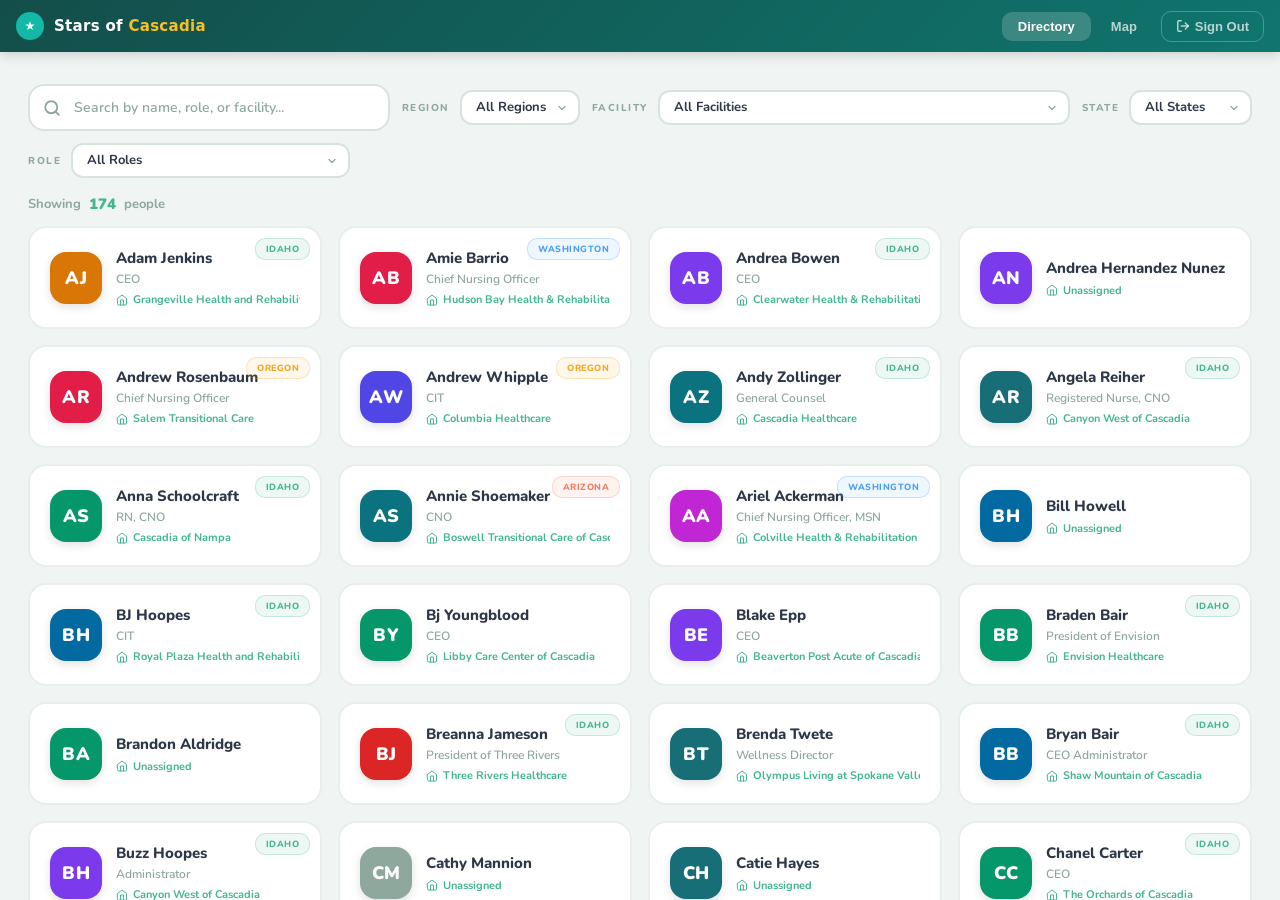
<file: index.html>
<!DOCTYPE html>
<html lang="en">
<head>
<meta charset="UTF-8"/>
<meta name="viewport" content="width=device-width, initial-scale=1.0"/>
<title>The Stars of Cascadia</title>
<link rel="icon" type="image/svg+xml" href="vite.svg"/>
<style>
*{margin:0;padding:0;box-sizing:border-box}
html,body{height:100%;overflow:hidden;font-family:system-ui,-apple-system,sans-serif}
.shell-nav{
  background:linear-gradient(135deg,#134e4a,#0f766e);
  display:flex;align-items:center;height:52px;padding:0 16px;
  position:fixed;top:0;left:0;right:0;z-index:9999;
  box-shadow:0 2px 12px rgba(0,0,0,0.18);
}
.shell-brand{display:flex;align-items:center;gap:10px;margin-right:auto;cursor:pointer}
.shell-brand svg{width:28px;height:28px}
.shell-brand .brand-text{font-weight:900;font-size:15px;color:white;letter-spacing:0.3px}
.shell-brand .brand-text span{color:#fbbf24}
.shell-tabs{display:flex;gap:4px;align-items:center}
.shell-tab{
  padding:7px 16px;border-radius:10px;font-size:13px;font-weight:700;
  color:rgba(255,255,255,0.7);cursor:pointer;transition:all 0.2s;
  border:none;background:none;outline:none;
}
.shell-tab:hover{background:rgba(255,255,255,0.1);color:white}
.shell-tab.active{background:rgba(255,255,255,0.18);color:white}
.shell-tab-icon{display:none}
.logout-btn{
  padding:7px 14px;border-radius:10px;font-size:13px;font-weight:700;
  color:rgba(255,255,255,0.7);cursor:pointer;transition:all 0.2s;
  border:1px solid rgba(255,255,255,0.25);background:none;outline:none;
  margin-left:8px;display:inline-flex;align-items:center;gap:5px;
}
.logout-btn:hover{background:rgba(255,255,255,0.15);color:white;border-color:rgba(255,255,255,0.5)}
@media(max-width:480px){
  .shell-tab .tab-label{display:none}
  .shell-tab-icon{display:inline}
  .shell-tab{padding:8px 12px;font-size:16px}
  .logout-btn{padding:8px 10px;font-size:12px;margin-left:4px}
  .logout-btn .logout-label{display:none}
}
.frame-container{
  position:fixed;top:52px;left:0;right:0;bottom:0;
}
.frame-container iframe{
  width:100%;height:100%;border:none;
  position:absolute;top:0;left:0;
  transition:opacity 0.15s ease;
}
.frame-container iframe.hidden{
  opacity:0;pointer-events:none;z-index:0;
}
.frame-container iframe.visible{
  opacity:1;pointer-events:auto;z-index:1;
}
</style>
</head>
<body>
<nav class="shell-nav">
  <div class="shell-brand" onclick="switchTab('directory')">
    <svg viewBox="0 0 32 32" fill="none"><circle cx="16" cy="16" r="16" fill="#14b8a6"/><text x="16" y="21" text-anchor="middle" fill="white" font-size="14" font-weight="bold" font-family="system-ui">&#9733;</text></svg>
    <div class="brand-text">Stars of <span>Cascadia</span></div>
  </div>
  <div class="shell-tabs">
    <button class="shell-tab active" data-tab="directory" onclick="switchTab('directory')">
      <span class="shell-tab-icon">&#128101;</span>
      <span class="tab-label">Directory</span>
    </button>
    <button class="shell-tab" data-tab="map" onclick="switchTab('map')">
      <span class="shell-tab-icon">&#128506;</span>
      <span class="tab-label">Map</span>
    </button>
  </div>
  <button class="logout-btn" id="logoutBtn" onclick="doLogout()">
    <svg width="14" height="14" viewBox="0 0 24 24" fill="none" stroke="currentColor" stroke-width="2.5" stroke-linecap="round" stroke-linejoin="round"><path d="M9 21H5a2 2 0 01-2-2V5a2 2 0 012-2h4"/><polyline points="16 17 21 12 16 7"/><line x1="21" y1="12" x2="9" y2="12"/></svg>
    <span class="logout-label">Sign Out</span>
  </button>
</nav>
<div class="frame-container">
  <iframe id="frame-directory" class="visible" src="app.html"></iframe>
  <iframe id="frame-map" class="hidden" src="about:blank" data-src="map.html"></iframe>

</div>
<script>
var currentTab = 'directory';
var mapLoaded = false;

// Sign Out button is always visible (no auth system)

function doLogout(){
  try{
    localStorage.clear();
    sessionStorage.clear();
  }catch(e){}
  // Clear cookies
  document.cookie.split(';').forEach(function(c){
    document.cookie=c.replace(/^ +/,'').replace(/=.*/,'=;expires='+new Date().toUTCString()+';path=/');
  });
  window.location.href=window.location.origin+'/onboard?mode=signin';
}

// No session check needed -- Sign Out always visible

function switchTab(tab, opts) {
  opts = opts || {};
  currentTab = tab;

  // Update tab buttons
  document.querySelectorAll('.shell-tab').forEach(function(btn){
    btn.classList.toggle('active', btn.getAttribute('data-tab') === tab);
  });

  // Handle frame visibility
  ['directory','map'].forEach(function(t){
    var frame = document.getElementById('frame-' + t);
    if(frame){
      if(t === tab){
        frame.classList.remove('hidden');
        frame.classList.add('visible');
      } else {
        frame.classList.add('hidden');
        frame.classList.remove('visible');
      }
    }
  });

  // Lazy-load map on first visit
  if(tab === 'map' && !mapLoaded){
    var mapFrame = document.getElementById('frame-map');
    mapFrame.src = mapFrame.getAttribute('data-src');
    mapLoaded = true;
  }


}

// Listen for messages from child frames
window.addEventListener('message', function(e){
  if(!e.data || !e.data.type) return;

  // openProfile now handled inline in app.html -- no iframe needed

  if(e.data.type === 'backToMap'){
    switchTab('map');
  }

  if(e.data.type === 'backToDirectory'){
    switchTab('directory');
  }
});
</script>
</body>
</html>
</file>
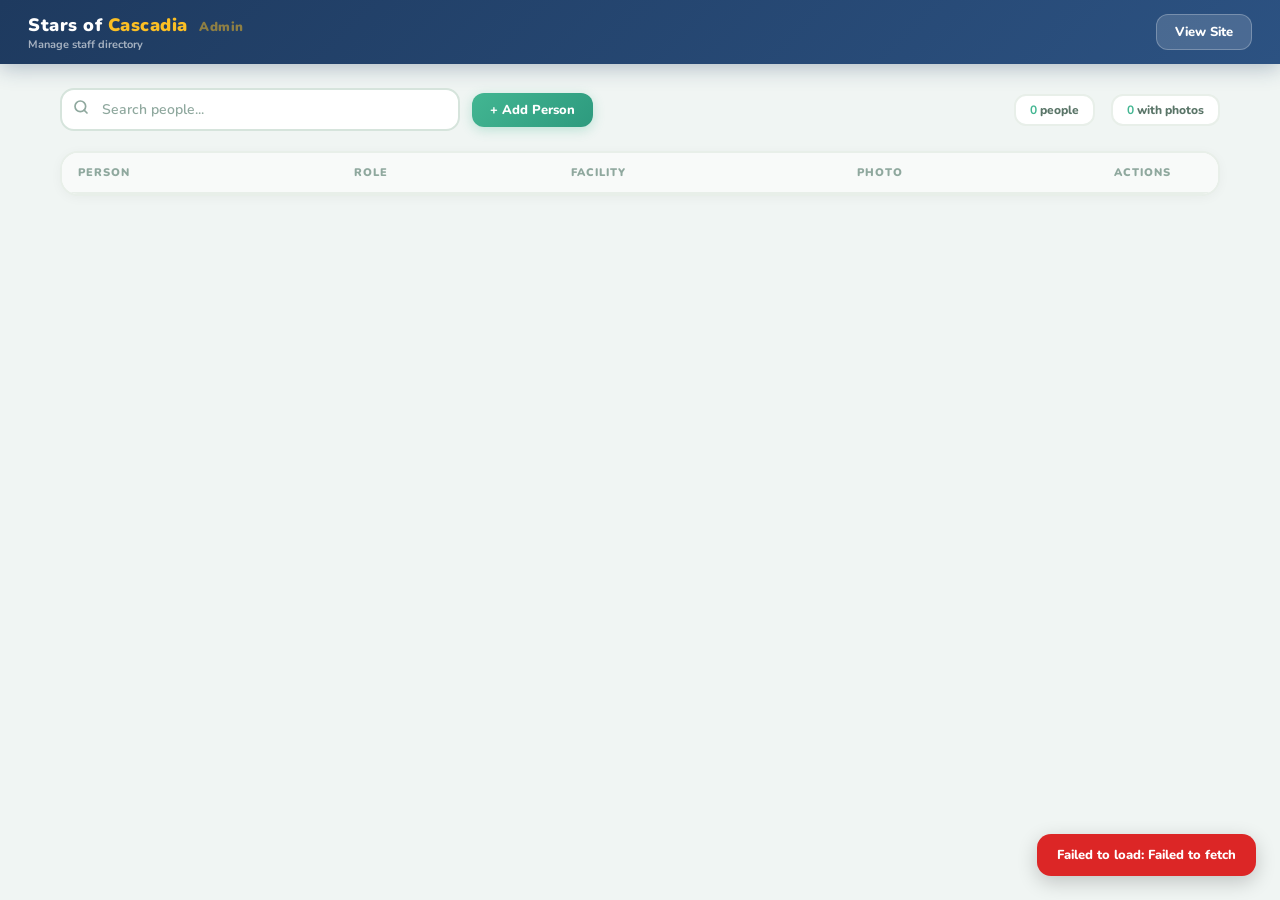
<file: admin.html>
<!DOCTYPE html>
<html lang="en">
<head>
<meta charset="UTF-8">
<meta name="viewport" content="width=device-width, initial-scale=1.0">
<title>Stars of Cascadia - Admin</title>
<link href="https://fonts.googleapis.com/css2?family=Nunito:wght@400;600;700;800;900&display=swap" rel="stylesheet">
<style>
*{margin:0;padding:0;box-sizing:border-box}
body{font-family:'Nunito',sans-serif;background:#f0f5f3;color:#2d3748;min-height:100vh}
.header{background:linear-gradient(135deg,#1e3a5f 0%,#2c5282 100%);padding:0 28px;height:64px;display:flex;align-items:center;justify-content:space-between;box-shadow:0 4px 20px rgba(30,58,95,0.3)}
.header-left{display:flex;align-items:center;gap:12px}
.header-title{font-size:18px;font-weight:900;color:white;letter-spacing:0.5px}
.header-title span{color:#fbbf24}
.header-sub{font-size:11px;color:rgba(255,255,255,0.6);font-weight:700}
.header-right{display:flex;gap:10px;align-items:center}
.btn{padding:8px 18px;border-radius:12px;font-size:13px;font-weight:800;cursor:pointer;border:none;font-family:'Nunito',sans-serif;transition:all 0.2s}
.btn:hover{transform:translateY(-1px)}
.btn-primary{background:linear-gradient(135deg,#43b692,#2d9a7e);color:white;box-shadow:0 3px 12px rgba(67,182,146,0.3)}
.btn-secondary{background:rgba(255,255,255,0.15);color:white;border:1px solid rgba(255,255,255,0.25)}
.btn-secondary:hover{background:rgba(255,255,255,0.25)}
.btn-danger{background:#fef2f2;color:#dc2626;border:1px solid #fecaca}
.btn-danger:hover{background:#fee2e2}
.btn-sm{padding:6px 12px;font-size:12px;border-radius:10px}
.container{max-width:1200px;margin:0 auto;padding:24px 20px}
.toolbar{display:flex;gap:12px;align-items:center;flex-wrap:wrap;margin-bottom:20px}
.search-wrap{position:relative;flex:1;min-width:260px;max-width:400px}
.search-box{width:100%;padding:10px 14px 10px 40px;background:white;border:2px solid #d6e4dc;border-radius:14px;font-size:14px;color:#2d3748;outline:none;font-family:'Nunito',sans-serif;font-weight:600}
.search-box:focus{border-color:#43b692;box-shadow:0 0 0 3px rgba(67,182,146,0.12)}
.search-box::placeholder{color:#8fa89e}
.search-icon{position:absolute;left:13px;top:50%;transform:translateY(-50%);color:#8fa89e}
.stats{display:flex;gap:16px;margin-left:auto}
.stat-pill{background:white;border:2px solid #e8efe9;border-radius:12px;padding:6px 14px;font-size:12px;font-weight:800;color:#5a7568}
.stat-pill strong{color:#43b692}
.table-wrap{background:white;border-radius:18px;border:2px solid #e8efe9;overflow:hidden;box-shadow:0 2px 12px rgba(0,0,0,0.04)}
table{width:100%;border-collapse:collapse}
thead{background:#f8faf9}
th{padding:12px 16px;text-align:left;font-size:11px;font-weight:900;color:#8fa89e;text-transform:uppercase;letter-spacing:1px;border-bottom:2px solid #e8efe9}
td{padding:10px 16px;border-bottom:1px solid #f0f5f3;font-size:13px;font-weight:600;vertical-align:middle}
tr:hover{background:#f8fcfa}
tr:last-child td{border-bottom:none}
.person-cell{display:flex;align-items:center;gap:10px}
.person-avatar{width:36px;height:36px;border-radius:10px;display:flex;align-items:center;justify-content:center;font-size:12px;font-weight:900;color:white;flex-shrink:0;box-shadow:0 2px 6px rgba(0,0,0,0.1)}
.person-avatar-img{width:36px;height:36px;border-radius:10px;object-fit:cover;flex-shrink:0;box-shadow:0 2px 6px rgba(0,0,0,0.1)}
.person-name{font-weight:800;color:#2d3748}
.person-email{font-size:11px;color:#8fa89e;font-weight:600}
.facility-tag{font-size:11px;padding:4px 10px;border-radius:8px;background:#e6f7f0;color:#059669;font-weight:700;white-space:nowrap;max-width:200px;overflow:hidden;text-overflow:ellipsis;display:inline-block}
.facility-tag.unassigned{background:#f5f5f5;color:#8fa89e}
.photo-status{font-size:11px;font-weight:700}
.photo-yes{color:#059669}
.photo-no{color:#d97706}
.actions{display:flex;gap:6px}
/* Modal */
.modal-bg{display:none;position:fixed;top:0;left:0;right:0;bottom:0;background:rgba(0,0,0,0.4);z-index:1000;align-items:center;justify-content:center}
.modal-bg.active{display:flex}
.modal{background:white;border-radius:20px;max-width:560px;width:95%;max-height:90vh;overflow-y:auto;box-shadow:0 20px 60px rgba(0,0,0,0.2);padding:28px}
.modal-title{font-size:18px;font-weight:900;color:#2d3748;margin-bottom:20px;display:flex;align-items:center;justify-content:space-between}
.modal-close{cursor:pointer;color:#8fa89e;font-size:24px;font-weight:900;padding:2px 8px;border-radius:8px;border:none;background:none;font-family:'Nunito',sans-serif}
.modal-close:hover{color:#dc2626;background:#fef2f2}
.form-group{margin-bottom:16px}
.form-label{display:block;font-size:11px;font-weight:800;color:#5a7568;text-transform:uppercase;letter-spacing:1px;margin-bottom:5px}
.form-input,.form-select,.form-textarea{width:100%;padding:10px 14px;background:#f0f5f3;border:2px solid #d6e4dc;border-radius:12px;font-size:14px;color:#2d3748;outline:none;font-family:'Nunito',sans-serif;font-weight:600;transition:border-color 0.2s}
.form-input:focus,.form-select:focus,.form-textarea:focus{border-color:#43b692;background:white}
.form-select{appearance:none;background-image:url("data:image/svg+xml,%3Csvg xmlns='http://www.w3.org/2000/svg' width='12' height='12' viewBox='0 0 24 24' fill='none' stroke='%238fa89e' stroke-width='2.5'%3E%3Cpolyline points='6 9 12 15 18 9'/%3E%3C/svg%3E");background-repeat:no-repeat;background-position:right 12px center;padding-right:36px;cursor:pointer}
.form-textarea{min-height:80px;resize:vertical}
.form-row{display:flex;gap:12px}
.form-row .form-group{flex:1}
.photo-upload-area{border:2px dashed #d6e4dc;border-radius:14px;padding:20px;text-align:center;cursor:pointer;transition:all 0.2s;position:relative}
.photo-upload-area:hover{border-color:#43b692;background:#f0faf5}
.photo-upload-area input[type=file]{position:absolute;inset:0;opacity:0;cursor:pointer}
.photo-upload-preview{width:80px;height:80px;border-radius:14px;object-fit:cover;margin:8px auto;display:block;box-shadow:0 3px 12px rgba(0,0,0,0.12)}
.photo-upload-text{font-size:12px;color:#8fa89e;font-weight:700;margin-top:6px}
.btn-row{display:flex;gap:10px;margin-top:20px;justify-content:flex-end}
.toast{position:fixed;bottom:24px;right:24px;background:#134e4a;color:white;padding:12px 20px;border-radius:14px;font-size:13px;font-weight:800;box-shadow:0 6px 20px rgba(0,0,0,0.2);z-index:2000;opacity:0;transform:translateY(10px);transition:all 0.3s;pointer-events:none}
.toast.show{opacity:1;transform:translateY(0)}
.empty-state{text-align:center;padding:48px 20px;color:#8fa89e;font-weight:700;font-size:15px}
.tag-list{display:flex;flex-wrap:wrap;gap:4px;margin-top:4px}
.tag-input-wrap{display:flex;gap:6px;align-items:center}
.tag-input{flex:1}
.tag-mini{font-size:10px;padding:3px 8px;border-radius:6px;font-weight:700;display:inline-flex;align-items:center;gap:4px}
.tag-mini.like{background:#ecfdf5;color:#059669}
.tag-mini.dislike{background:#fef2f2;color:#dc2626}
.tag-mini .tag-remove{cursor:pointer;font-weight:900;opacity:0.6}
.tag-mini .tag-remove:hover{opacity:1}
@media(max-width:768px){
  .container{padding:16px 12px}
  .stats{display:none}
  .form-row{flex-direction:column;gap:0}
  td:nth-child(4),th:nth-child(4),td:nth-child(5),th:nth-child(5){display:none}
}
</style>
</head>
<body>
<div class="header">
  <div class="header-left">
    <div>
      <div class="header-title">Stars of <span>Cascadia</span> <span style="opacity:0.5;font-size:13px;margin-left:6px">Admin</span></div>
      <div class="header-sub">Manage staff directory</div>
    </div>
  </div>
  <div class="header-right">
    <a href="/" class="btn btn-secondary" style="text-decoration:none">View Site</a>
  </div>
</div>

<div class="container">
  <div class="toolbar">
    <div class="search-wrap">
      <span class="search-icon"><svg width="16" height="16" viewBox="0 0 24 24" fill="none" stroke="currentColor" stroke-width="2.5" stroke-linecap="round" stroke-linejoin="round"><circle cx="11" cy="11" r="8"/><line x1="21" y1="21" x2="16.65" y2="16.65"/></svg></span>
      <input type="text" class="search-box" placeholder="Search people..." id="searchInput" />
    </div>
    <button class="btn btn-primary" onclick="openAdd()">+ Add Person</button>
    <div class="stats">
      <div class="stat-pill"><strong id="totalStat">0</strong> people</div>
      <div class="stat-pill"><strong id="photoStat">0</strong> with photos</div>
    </div>
  </div>

  <div class="table-wrap">
    <table>
      <thead>
        <tr>
          <th>Person</th>
          <th>Role</th>
          <th>Facility</th>
          <th>Photo</th>
          <th style="width:120px">Actions</th>
        </tr>
      </thead>
      <tbody id="staffTable"></tbody>
    </table>
    <div class="empty-state" id="emptyState" style="display:none">No people found</div>
  </div>
</div>

<!-- Edit/Add Modal -->
<div class="modal-bg" id="modalBg">
  <div class="modal">
    <div class="modal-title">
      <span id="modalTitle">Edit Person</span>
      <button class="modal-close" onclick="closeModal()">&times;</button>
    </div>
    <form id="editForm" onsubmit="return false">
      <input type="hidden" id="editId" />
      <div class="form-row">
        <div class="form-group">
          <label class="form-label">Full Name</label>
          <input type="text" class="form-input" id="editName" placeholder="Jane Smith" required />
        </div>
        <div class="form-group">
          <label class="form-label">Initials</label>
          <input type="text" class="form-input" id="editInitials" placeholder="JS" maxlength="3" />
        </div>
      </div>
      <div class="form-group">
        <label class="form-label">Role / Title</label>
        <input type="text" class="form-input" id="editRole" placeholder="CEO, CNO, CIT, etc." />
      </div>
      <div class="form-group">
        <label class="form-label">Facility</label>
        <select class="form-select" id="editFacility"><option value="">Unassigned</option></select>
      </div>
      <div class="form-row">
        <div class="form-group">
          <label class="form-label">Email</label>
          <input type="email" class="form-input" id="editEmail" placeholder="jsmith@cascadiahc.com" />
        </div>
        <div class="form-group">
          <label class="form-label">Phone</label>
          <input type="tel" class="form-input" id="editPhone" placeholder="208-555-1234" />
        </div>
      </div>
      <div class="form-group">
        <label class="form-label">Bio</label>
        <textarea class="form-textarea" id="editBio" placeholder="Short bio..."></textarea>
      </div>
      <div class="form-row">
        <div class="form-group">
          <label class="form-label">Likes</label>
          <div class="tag-input-wrap">
            <input type="text" class="form-input tag-input" id="likeInput" placeholder="Add a like..." />
            <button type="button" class="btn btn-sm btn-primary" onclick="addTag('like')">+</button>
          </div>
          <div class="tag-list" id="likeTags"></div>
        </div>
        <div class="form-group">
          <label class="form-label">Dislikes</label>
          <div class="tag-input-wrap">
            <input type="text" class="form-input tag-input" id="dislikeInput" placeholder="Add a dislike..." />
            <button type="button" class="btn btn-sm btn-danger" onclick="addTag('dislike')">+</button>
          </div>
          <div class="tag-list" id="dislikeTags"></div>
        </div>
      </div>
      <div class="form-group">
        <label class="form-label">Photo</label>
        <div class="photo-upload-area" id="photoArea">
          <img class="photo-upload-preview" id="photoPreview" style="display:none" />
          <div class="photo-upload-text" id="photoText">Click or drag to upload photo</div>
          <input type="file" accept="image/*" id="photoFile" onchange="handlePhoto(this)" />
        </div>
      </div>
      <div class="btn-row">
        <button type="button" class="btn btn-danger" id="deleteBtn" onclick="deletePerson()" style="margin-right:auto;display:none">Delete</button>
        <button type="button" class="btn btn-secondary" onclick="closeModal()">Cancel</button>
        <button type="button" class="btn btn-primary" id="saveBtn" onclick="savePerson()">Save</button>
      </div>
    </form>
  </div>
</div>

<div class="toast" id="toast"></div>

<script>
var SB_URL='https://oilrqcuyqjfxqbbvwopi.supabase.co';
var SB_KEY='eyJhbGciOiJIUzI1NiIsInR5cCI6IkpXVCJ9.eyJpc3MiOiJzdXBhYmFzZSIsInJlZiI6Im9pbHJxY3V5cWpmeHFiYnZ3b3BpIiwicm9sZSI6ImFub24iLCJpYXQiOjE3Njg1MjIwMjIsImV4cCI6MjA4NDA5ODAyMn0.eTdOsZ1lkeJo7TcYSyC4CdrX0sXm8kvVEtigg40tENw';
var headers={'apikey':SB_KEY,'Authorization':'Bearer '+SB_KEY,'Content-Type':'application/json','Prefer':'return=representation'};
var readHeaders={'apikey':SB_KEY,'Authorization':'Bearer '+SB_KEY};

var allPeople=[];
var editLikes=[];
var editDislikes=[];
var pendingPhoto=null;

var facilities=["Alderwood Park Health & Rehabilitation","Anacortes Health and Rehab","Arbor Valley of Cascadia","Aspen Park of Cascadia","Aspen Valley Senior Living","Avencare Health","Beaverton Post Acute of Cascadia","Belmont Care and Rehab","Bend Transitional Care","Boswell Transitional Care of Cascadia","Bridgecreek Memory Care","Brighten Court","Brookfield Health & Rehabilitation of Cascadia","Caldwell Care of Cascadia","Canyon West of Cascadia","Cascade Park Rehabilitation","Cascadia Healthcare","Cascadia of Boise","Cascadia of Lewiston","Cascadia of Nampa","Cedar Crossings Care","Chateau Gardens","Cherry Ridge of Cascadia","Clackamas Rehabilitation of Cascadia","Clarkston Health and Rehabilitation of Cascadia","Clearwater Health & Rehabilitation of Cascadia","Coeur d'Alene Health and Rehabilitation of Cascadia","Colfax Health and Rehabilitation of Cascadia","Columbia Healthcare","Colville Health & Rehabilitation of Cascadia","Coos Bay Rehabilitation of Cascadia","Countryside Living Memory Care","Countryside Living Memory Care South","Creekside Health and Rehabilitation of Cascadia","Curry Village Health and Rehabilitation of Cascadia","Cypress Assisted Living","Eagle Rock Health and Rehabilitation of Cascadia","Envision Healthcare","Eugene Rehabilitation of Cascadia","Fairlawn Health and Rehabilitation of Cascadia","Fairlawn of Olympus Retirement Living ILF","Fox Hollow","Gabriel Park Post Acute","Gracelen Care Center","Grangeville Health and Rehabilitation of Cascadia","Gresham Post Acute Care and Rehab","Highland Health & Rehabilitation of Cascadia","Hillsboro Post Acute","Holly Residential Care Center","Hudson Bay Health & Rehabilitation","JockiBox","Junction City Rehabilitation of Cascadia","Keizer Court Post Acute","Kelly Gardens Residential Care","King City Rehabilitation","Lebanon Rehabilitation of Cascadia","Lewiston Transitional Care of Cascadia","Libby Care Center","Meadow View Assisted Living","Mount Ascension Transitional Care of Cascadia","Mountain Valley of Cascadia","Mountain View of Cascadia","Myrtle Point Rehab and Care","Newport Rehabilitation of Cascadia","Northern Healthcare","NorthPark Health and Rehabilitation of Cascadia","Oak Lane Residential Care Facility","Olympus Living at Spokane Valley-ALF","Olympus Retirement Living","Orchards Assisted Living","Oregon City Rehabilitation","Pacific Ridge Post Acute","Pacific View Memory Care","Pacific View Senior Living","Paradise Creek Health and Rehabilitation of Cascadia - SNF","Paradise Creek of Olympus Retirement Living - ALF","Payette Healthcare of Cascadia","Puget Sound Health and Rehabilitation","Queen Anne Post Acute","Richmond Beach Rehabilitation","Rosario Assisted Living and Memory Care","Rose City Nursing and Rehab","Rosewood Memory Care","Royal Plaza Health and Rehabilitation of Cascadia","Royal Plaza of Olympus Living - ALF","Salem Transitional Care","Santiam Gardens Residential Care","Secora Rehabilitation of Cascadia","Sequim Rehabilitation","Shaw Mountain of Cascadia","Shores Hospice","Silverton Health and Rehabilitation of Cascadia","Snohomish Health and Rehabilitation of Cascadia","Spokane Valley Health and Rehabilitation of Cascadia","Stafholt Health and Rehabilitation of Cascadia","Stephanie Gardens Residential Care","Sunnyside Meadows Memory Care","Sunnyside Transitional Care","Table Rock Post Acute","Teton Healthcare of Cascadia","The Abbey of Olympus Retirement Living ILF","The Amber","The Bridge Assisted Living","The Cove of Cascadia - SNF","The Orchards of Cascadia","The Pearl at Kruse Way","Three Fountains Post Acute","Three Rivers Healthcare","Timberhill Place","Trio Home Health","Twin Falls Transitional Care of Cascadia","Valley View","Village Manor of Cascadia","Village Park Post Acute","Weiser Care of Cascadia","Wellspring Health and Rehab of Cascadia","Woodway Senior Living"];

// Populate facility dropdown
var facSel=document.getElementById('editFacility');
facilities.forEach(function(f){var o=document.createElement('option');o.value=f;o.textContent=f;facSel.appendChild(o)});

// Load all people
async function loadPeople(){
  try{
    var r=await fetch(SB_URL+'/rest/v1/cf_employees?select=*&order=name',{headers:readHeaders});
    allPeople=await r.json();
    if(!Array.isArray(allPeople)){allPeople=[];showToast('Error loading data','#dc2626')}
    renderTable();
  }catch(e){showToast('Failed to load: '+e.message,'#dc2626')}
}

var searchQuery='';
document.getElementById('searchInput').addEventListener('input',function(e){searchQuery=e.target.value.toLowerCase();renderTable()});

function renderTable(){
  var filtered=allPeople.filter(function(p){
    if(!searchQuery) return true;
    var q=searchQuery;
    return (p.name||'').toLowerCase().includes(q)||(p.role||'').toLowerCase().includes(q)||(p.facility||'').toLowerCase().includes(q)||(p.email||'').toLowerCase().includes(q);
  });

  var totalWithPhotos=allPeople.filter(function(p){return p.photo&&p.photo.length>100}).length;
  document.getElementById('totalStat').textContent=allPeople.length;
  document.getElementById('photoStat').textContent=totalWithPhotos;

  var tbody=document.getElementById('staffTable');
  var empty=document.getElementById('emptyState');

  if(filtered.length===0){
    tbody.innerHTML='';
    empty.style.display='block';
    return;
  }
  empty.style.display='none';

  tbody.innerHTML=filtered.map(function(p){
    var hasPhoto=p.photo&&p.photo.length>100;
    var ini=(p.initials||((p.name||'').split(' ').map(function(w){return w[0]}).join('').substring(0,2).toUpperCase()))||'??';
    var col=p.color||'#8fa89e';
    var avatarHTML=hasPhoto
      ?'<img class="person-avatar-img" src="'+p.photo+'" alt="" loading="lazy" />'
      :'<div class="person-avatar" style="background:'+col+'">'+esc(ini)+'</div>';
    var facHTML=p.facility
      ?'<span class="facility-tag">'+esc(p.facility)+'</span>'
      :'<span class="facility-tag unassigned">Unassigned</span>';
    var photoHTML=hasPhoto
      ?'<span class="photo-status photo-yes">Yes</span>'
      :'<span class="photo-status photo-no">No</span>';
    return '<tr>'+
      '<td><div class="person-cell">'+avatarHTML+'<div><div class="person-name">'+esc(p.name||'')+'</div>'+(p.email?'<div class="person-email">'+esc(p.email)+'</div>':'')+'</div></div></td>'+
      '<td>'+esc(p.role||'')+'</td>'+
      '<td>'+facHTML+'</td>'+
      '<td>'+photoHTML+'</td>'+
      '<td><div class="actions"><button class="btn btn-sm btn-primary" onclick="openEdit(\''+p.id+'\')">Edit</button></div></td>'+
    '</tr>';
  }).join('');
}

function esc(s){if(!s)return '';var d=document.createElement('div');d.textContent=s;return d.innerHTML}

function openAdd(){
  document.getElementById('modalTitle').textContent='Add Person';
  document.getElementById('editId').value='';
  document.getElementById('editName').value='';
  document.getElementById('editInitials').value='';
  document.getElementById('editRole').value='';
  document.getElementById('editFacility').value='';
  document.getElementById('editEmail').value='';
  document.getElementById('editPhone').value='';
  document.getElementById('editBio').value='';
  document.getElementById('photoPreview').style.display='none';
  document.getElementById('photoText').textContent='Click or drag to upload photo';
  document.getElementById('photoFile').value='';
  document.getElementById('deleteBtn').style.display='none';
  editLikes=[];editDislikes=[];pendingPhoto=null;
  renderTags();
  document.getElementById('modalBg').classList.add('active');
}

function openEdit(id){
  var p=allPeople.find(function(x){return x.id===id});
  if(!p) return;
  document.getElementById('modalTitle').textContent='Edit Person';
  document.getElementById('editId').value=p.id;
  document.getElementById('editName').value=p.name||'';
  document.getElementById('editInitials').value=p.initials||'';
  document.getElementById('editRole').value=p.role||'';
  document.getElementById('editFacility').value=p.facility||'';
  document.getElementById('editEmail').value=p.email||'';
  document.getElementById('editPhone').value=p.phone||'';
  document.getElementById('editBio').value=p.bio||'';
  editLikes=(p.likes||[]).slice();
  editDislikes=(p.dislikes||[]).slice();
  pendingPhoto=null;
  renderTags();
  if(p.photo&&p.photo.length>100){
    document.getElementById('photoPreview').src=p.photo;
    document.getElementById('photoPreview').style.display='block';
    document.getElementById('photoText').textContent='Click to change photo';
  }else{
    document.getElementById('photoPreview').style.display='none';
    document.getElementById('photoText').textContent='Click or drag to upload photo';
  }
  document.getElementById('photoFile').value='';
  document.getElementById('deleteBtn').style.display='inline-block';
  document.getElementById('modalBg').classList.add('active');
}

function closeModal(){
  document.getElementById('modalBg').classList.remove('active');
}

function handlePhoto(input){
  if(!input.files||!input.files[0]) return;
  var file=input.files[0];
  if(file.size>5*1024*1024){showToast('Photo must be under 5MB','#dc2626');return}
  var reader=new FileReader();
  reader.onload=function(e){
    pendingPhoto=e.target.result;
    document.getElementById('photoPreview').src=pendingPhoto;
    document.getElementById('photoPreview').style.display='block';
    document.getElementById('photoText').textContent='Photo ready to upload';
  };
  reader.readAsDataURL(file);
}

function addTag(type){
  var input=document.getElementById(type==='like'?'likeInput':'dislikeInput');
  var val=input.value.trim();
  if(!val) return;
  if(type==='like'){editLikes.push(val)}else{editDislikes.push(val)}
  input.value='';
  renderTags();
}

function removeTag(type,idx){
  if(type==='like'){editLikes.splice(idx,1)}else{editDislikes.splice(idx,1)}
  renderTags();
}

function renderTags(){
  var likeEl=document.getElementById('likeTags');
  likeEl.innerHTML=editLikes.map(function(t,i){return '<span class="tag-mini like">'+esc(t)+' <span class="tag-remove" onclick="removeTag(\'like\','+i+')">&times;</span></span>'}).join('');
  var disEl=document.getElementById('dislikeTags');
  disEl.innerHTML=editDislikes.map(function(t,i){return '<span class="tag-mini dislike">'+esc(t)+' <span class="tag-remove" onclick="removeTag(\'dislike\','+i+')">&times;</span></span>'}).join('');
}

// Enter key adds tags
document.getElementById('likeInput').addEventListener('keydown',function(e){if(e.key==='Enter'){e.preventDefault();addTag('like')}});
document.getElementById('dislikeInput').addEventListener('keydown',function(e){if(e.key==='Enter'){e.preventDefault();addTag('dislike')}});

function getInitials(name){
  var parts=(name||'').trim().split(/\s+/);
  return parts.length>=2?(parts[0][0]+parts[parts.length-1][0]).toUpperCase():(name||'').substring(0,2).toUpperCase();
}

function getColor(name){
  var colors=['#e11d48','#f59e0b','#10b981','#3b82f6','#8b5cf6','#ec4899','#06b6d4','#f97316','#6366f1','#14b8a6'];
  var h=0;for(var i=0;i<(name||'').length;i++)h=(name||'').charCodeAt(i)+((h<<5)-h);
  return colors[Math.abs(h)%colors.length];
}

async function savePerson(){
  var id=document.getElementById('editId').value;
  var name=document.getElementById('editName').value.trim();
  if(!name){showToast('Name is required','#dc2626');return}
  var initials=document.getElementById('editInitials').value.trim()||getInitials(name);
  var role=document.getElementById('editRole').value.trim();
  var facility=document.getElementById('editFacility').value;
  var email=document.getElementById('editEmail').value.trim();
  var phone=document.getElementById('editPhone').value.trim();
  var bio=document.getElementById('editBio').value.trim();

  var body={name:name,initials:initials,role:role||null,facility:facility||null,email:email||null,phone:phone||null,bio:bio||null,color:getColor(name),likes:editLikes.length?editLikes:null,dislikes:editDislikes.length?editDislikes:null};
  if(pendingPhoto) body.photo=pendingPhoto;

  document.getElementById('saveBtn').textContent='Saving...';
  document.getElementById('saveBtn').disabled=true;

  try{
    if(id){
      // Update
      var r=await fetch(SB_URL+'/rest/v1/cf_employees?id=eq.'+encodeURIComponent(id),{method:'PATCH',headers:headers,body:JSON.stringify(body)});
      if(!r.ok){var e=await r.json();throw new Error(e.message||'Update failed')}
      showToast(name+' updated','#059669');
    }else{
      // Create
      body.id=crypto.randomUUID();
      var r=await fetch(SB_URL+'/rest/v1/cf_employees',{method:'POST',headers:headers,body:JSON.stringify(body)});
      if(!r.ok){var e=await r.json();throw new Error(e.message||'Create failed')}
      showToast(name+' added','#059669');
    }
    closeModal();
    await loadPeople();
  }catch(err){
    showToast('Error: '+err.message,'#dc2626');
  }finally{
    document.getElementById('saveBtn').textContent='Save';
    document.getElementById('saveBtn').disabled=false;
  }
}

async function deletePerson(){
  var id=document.getElementById('editId').value;
  var name=document.getElementById('editName').value;
  if(!id) return;
  if(!confirm('Delete '+name+'? This cannot be undone.')) return;

  try{
    var r=await fetch(SB_URL+'/rest/v1/cf_employees?id=eq.'+encodeURIComponent(id),{method:'DELETE',headers:readHeaders});
    if(!r.ok){var e=await r.json();throw new Error(e.message||'Delete failed')}
    showToast(name+' deleted','#dc2626');
    closeModal();
    await loadPeople();
  }catch(err){
    showToast('Error: '+err.message,'#dc2626');
  }
}

function showToast(msg,color){
  var t=document.getElementById('toast');
  t.textContent=msg;
  t.style.background=color||'#134e4a';
  t.classList.add('show');
  setTimeout(function(){t.classList.remove('show')},3000);
}

// Escape key closes modal
document.addEventListener('keydown',function(e){if(e.key==='Escape')closeModal()});
document.getElementById('modalBg').addEventListener('click',function(e){if(e.target===this)closeModal()});

loadPeople();
</script>
</body>
</html>
</file>
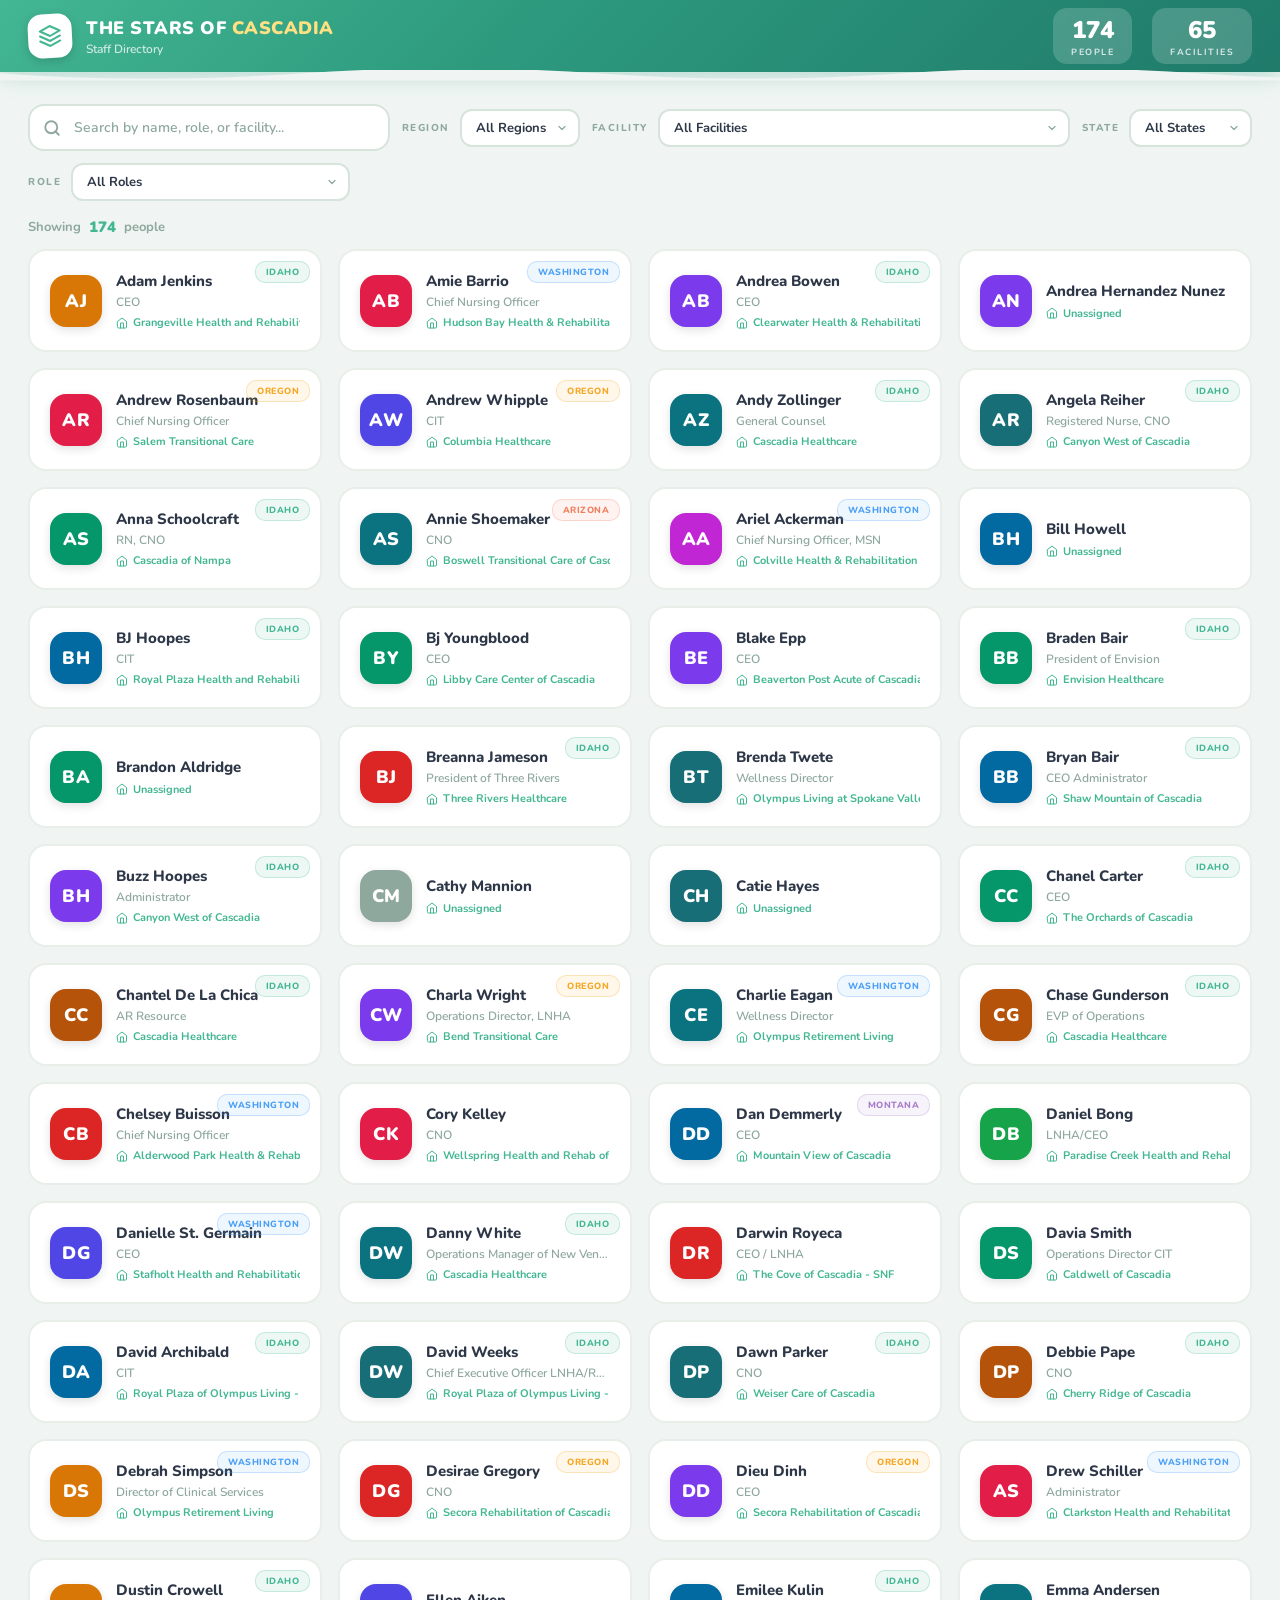
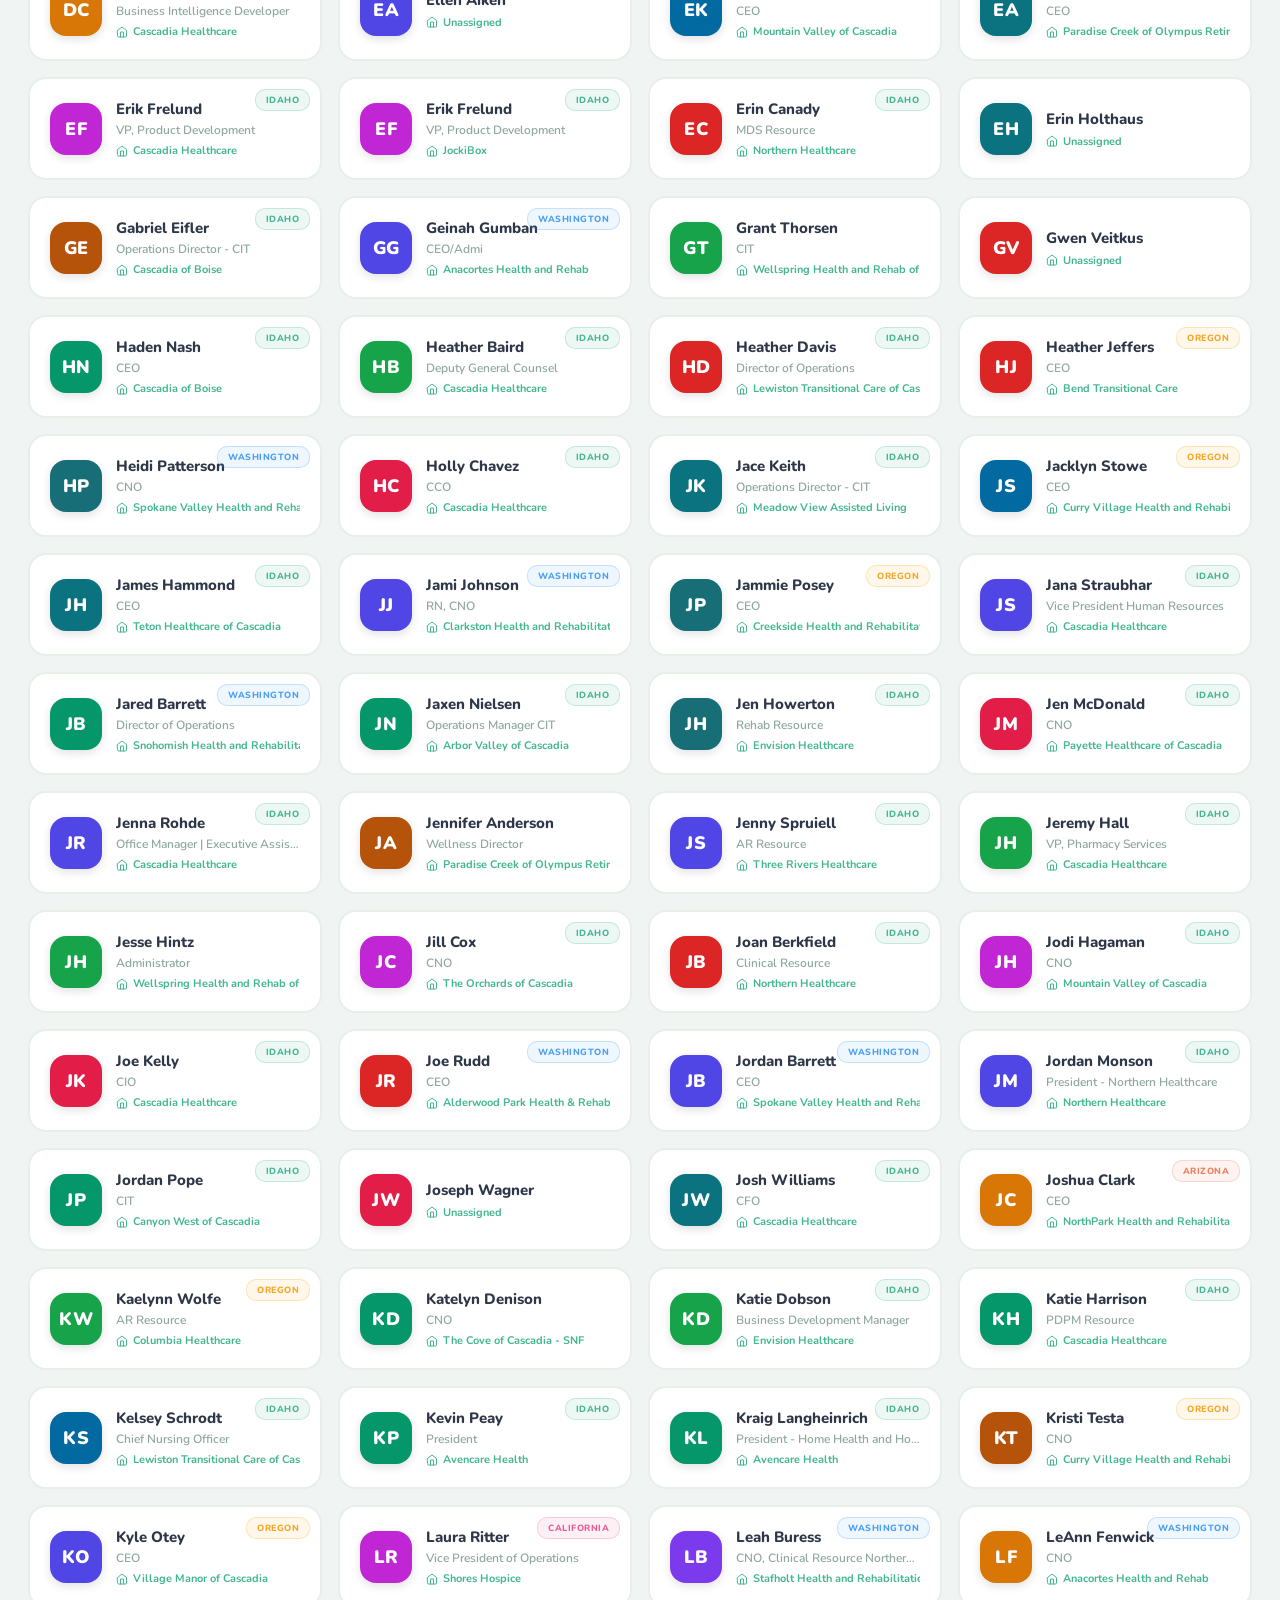
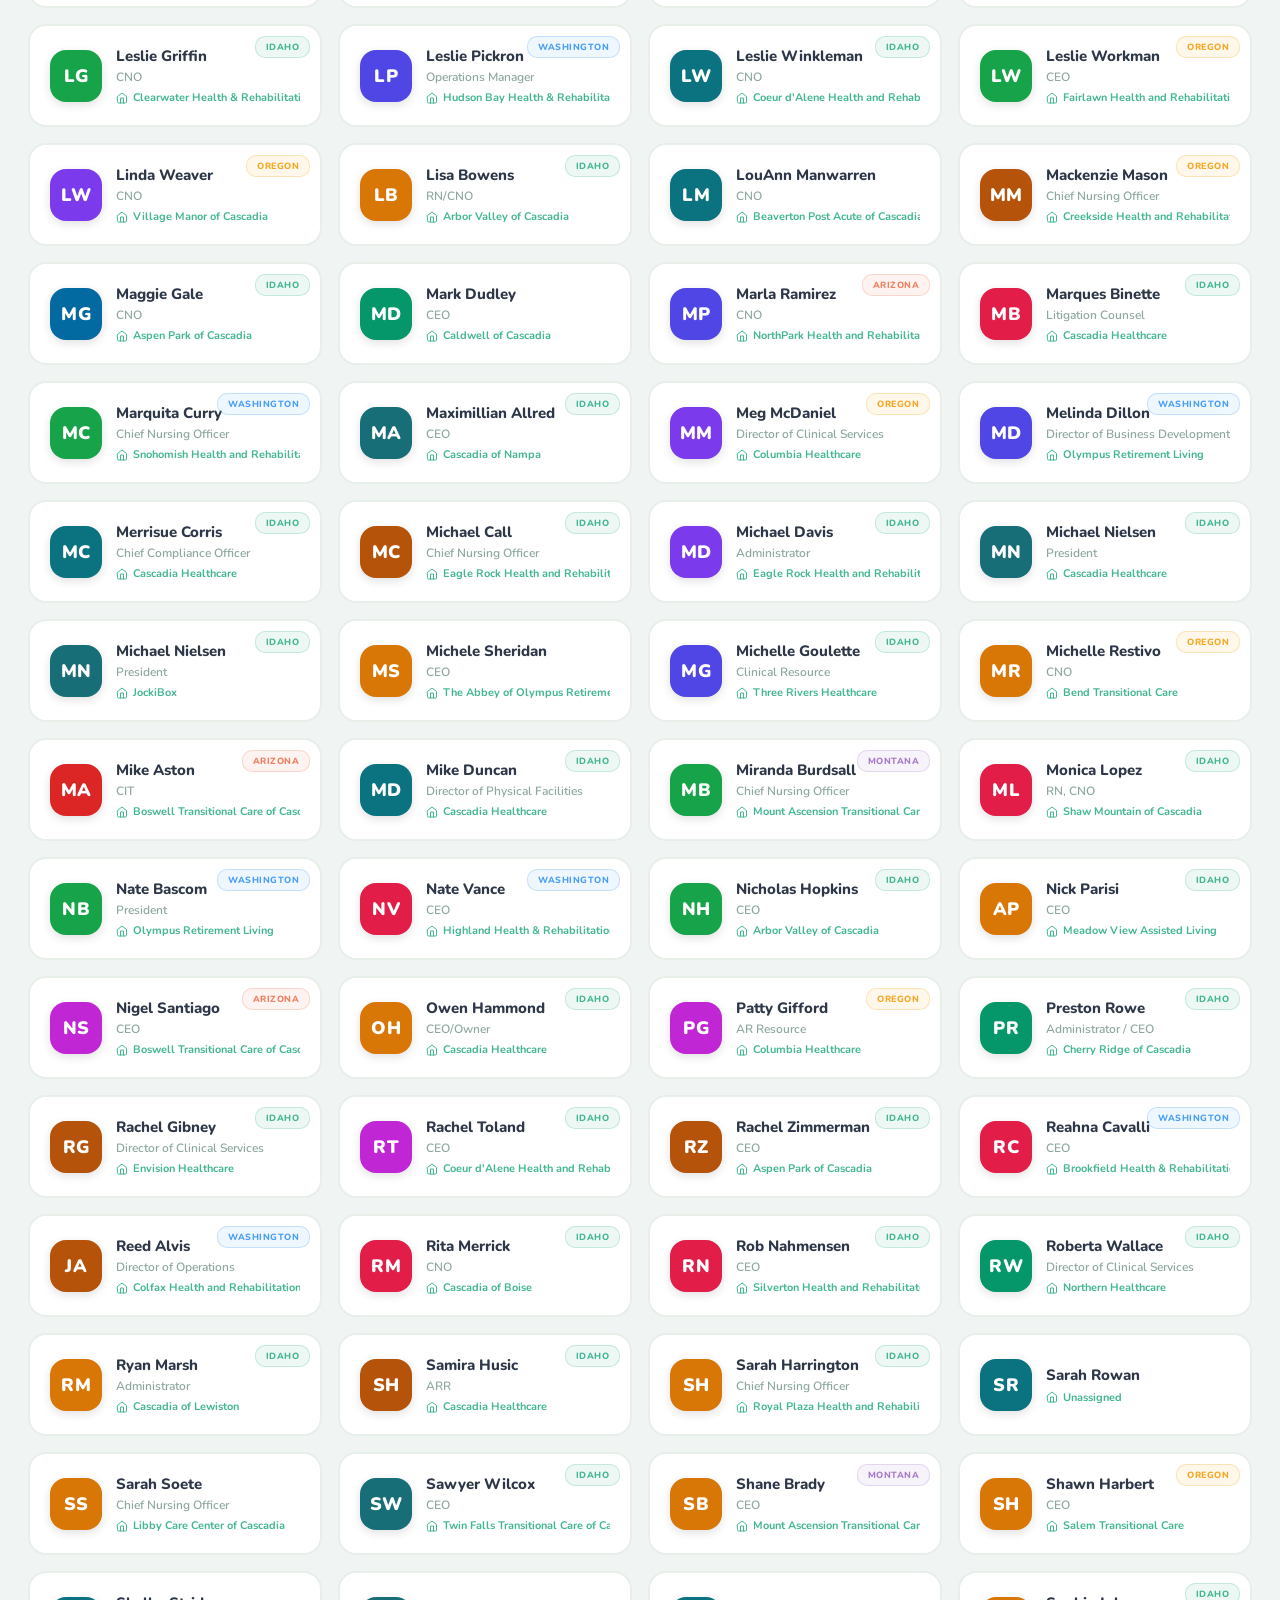
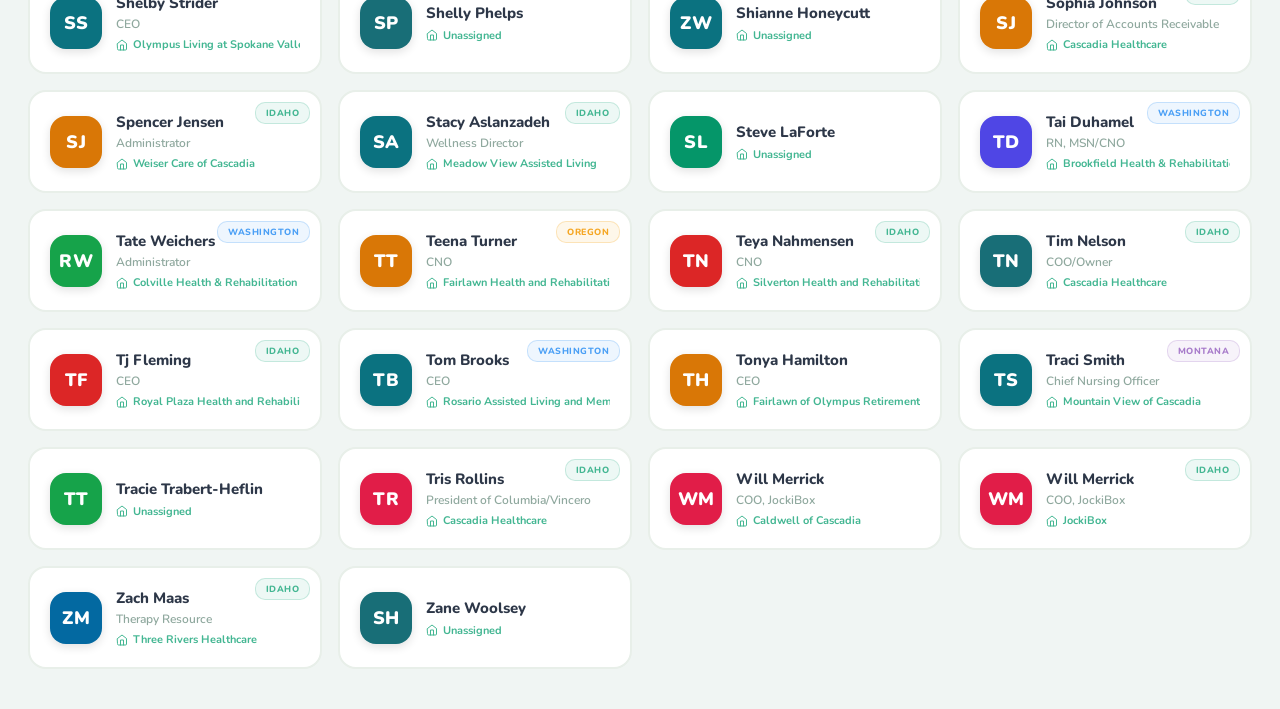
<file: app.html>
<!DOCTYPE html>
<html lang="en">
<head>
<meta charset="UTF-8">
<meta name="viewport" content="width=device-width, initial-scale=1.0">
<title>The Stars of Cascadia - Staff Directory</title>
<link href="https://fonts.googleapis.com/css2?family=Nunito:wght@400;600;700;800;900&display=swap" rel="stylesheet">
<style>
*{margin:0;padding:0;box-sizing:border-box}
body{font-family:'Nunito',sans-serif;background:#f0f5f3;color:#2d3748;min-height:100vh}
.header{
  background:linear-gradient(135deg,#43b692 0%,#2d9a7e 40%,#1f7a6a 100%);
  padding:0 28px;height:72px;
  display:flex;align-items:center;justify-content:space-between;
  position:sticky;top:0;z-index:100;
  box-shadow:0 4px 20px rgba(45,154,126,0.3);
}
.header::after{
  content:'';position:absolute;bottom:-12px;left:0;right:0;height:14px;
  background:url("data:image/svg+xml,%3Csvg viewBox='0 0 1200 14' xmlns='http://www.w3.org/2000/svg'%3E%3Cpath d='M0 0c200 14 400 14 600 0s400-14 600 0v14H0z' fill='%23f0f5f3'/%3E%3C/svg%3E") repeat-x;
  background-size:600px 14px;z-index:10;
}
.header-left{display:flex;align-items:center;gap:14px}
.logo-mark{
  width:44px;height:44px;border-radius:14px;background:white;
  display:flex;align-items:center;justify-content:center;
  box-shadow:0 3px 10px rgba(0,0,0,0.15);transform:rotate(-3deg);
}
.logo-mark svg{width:24px;height:24px}
.header-title{font-size:18px;font-weight:900;color:white;letter-spacing:0.5px}
.header-title span{color:#ffe082}
.header-sub{font-size:12px;color:rgba(255,255,255,0.75);font-weight:600;margin-top:1px}
.header-stats{display:flex;gap:20px}
.stat{text-align:center;background:rgba(255,255,255,0.18);border-radius:14px;padding:6px 18px;backdrop-filter:blur(4px)}
.stat-value{font-size:24px;font-weight:900;color:white}
.stat-label{font-size:9px;color:rgba(255,255,255,0.8);text-transform:uppercase;letter-spacing:1.5px;font-weight:700}

.controls{padding:20px 28px 10px;display:flex;flex-wrap:wrap;gap:12px;align-items:center;margin-top:12px}
.search-wrap{position:relative;flex:1;min-width:240px;max-width:480px}
.search-box{
  width:100%;padding:12px 16px 12px 44px;background:white;
  border:2px solid #d6e4dc;border-radius:16px;font-size:14px;
  color:#2d3748;outline:none;transition:all 0.3s;
  font-family:'Nunito',sans-serif;font-weight:600;
}
.search-box::placeholder{color:#8fa89e;font-weight:600}
.search-box:focus{border-color:#43b692;box-shadow:0 0 0 4px rgba(67,182,146,0.15)}
.search-icon{position:absolute;left:15px;top:50%;transform:translateY(-50%);color:#8fa89e;display:flex;align-items:center}
.search-icon svg{width:18px;height:18px}

.filter-group{display:flex;flex-wrap:wrap;gap:8px;align-items:center}
.filter-label{font-size:10px;color:#8fa89e;font-weight:800;text-transform:uppercase;letter-spacing:1.5px;margin-right:2px}
.filter-select{
  padding:8px 32px 8px 14px;border-radius:12px;border:2px solid #d6e4dc;
  background:white;font-size:13px;color:#2d3748;cursor:pointer;
  font-family:'Nunito',sans-serif;font-weight:700;
  appearance:none;-webkit-appearance:none;
  background-image:url("data:image/svg+xml,%3Csvg xmlns='http://www.w3.org/2000/svg' width='12' height='12' viewBox='0 0 24 24' fill='none' stroke='%238fa89e' stroke-width='2.5' stroke-linecap='round' stroke-linejoin='round'%3E%3Cpolyline points='6 9 12 15 18 9'/%3E%3C/svg%3E");
  background-repeat:no-repeat;background-position:right 10px center;
  transition:all 0.2s;outline:none;
}
.filter-select:focus{border-color:#43b692;box-shadow:0 0 0 4px rgba(67,182,146,0.15)}

.results-bar{padding:6px 28px 12px;font-size:13px;color:#8fa89e;font-weight:700;display:flex;align-items:center;gap:8px}
.results-num{color:#43b692;font-weight:900;font-size:15px}

.grid{
  display:grid;
  grid-template-columns:repeat(auto-fill,minmax(280px,1fr));
  gap:16px;padding:0 28px 40px;
}
.card{
  background:white;border-radius:18px;border:2px solid #e8efe9;
  padding:20px;cursor:pointer;
  transition:all 0.25s cubic-bezier(0.34,1.56,0.64,1);
  display:flex;align-items:center;gap:14px;
  position:relative;overflow:hidden;
}
.card:hover{
  transform:translateY(-3px);
  box-shadow:0 8px 28px rgba(67,182,146,0.15);
  border-color:#43b692;
}
.card-avatar{
  width:52px;height:52px;border-radius:16px;
  display:flex;align-items:center;justify-content:center;
  font-size:18px;font-weight:900;color:white;flex-shrink:0;
  box-shadow:0 3px 10px rgba(0,0,0,0.12);
  letter-spacing:0.5px;
}
.card-avatar-img{
  width:52px;height:52px;border-radius:16px;
  object-fit:cover;flex-shrink:0;
  box-shadow:0 3px 10px rgba(0,0,0,0.12);
}
.card-info{flex:1;min-width:0}
.card-name{font-size:15px;font-weight:800;color:#2d3748;white-space:nowrap;overflow:hidden;text-overflow:ellipsis}
.card-role{font-size:12px;color:#8fa89e;font-weight:600;margin-top:3px;white-space:nowrap;overflow:hidden;text-overflow:ellipsis}
.card-facility{
  font-size:11px;color:#43b692;font-weight:700;margin-top:5px;
  display:flex;align-items:center;gap:5px;
  white-space:nowrap;overflow:hidden;text-overflow:ellipsis;
}
.card-facility svg{width:12px;height:12px;flex-shrink:0}
.card-state{
  position:absolute;top:10px;right:10px;
  font-size:9px;padding:4px 10px;border-radius:10px;
  font-weight:800;text-transform:uppercase;letter-spacing:0.5px;
}

.empty-state{
  text-align:center;padding:60px 20px;
  grid-column:1/-1;
}
.empty-state svg{width:64px;height:64px;color:#d6e4dc;margin-bottom:16px}
.empty-title{font-size:18px;font-weight:800;color:#8fa89e;margin-bottom:8px}
.empty-sub{font-size:14px;color:#b8ccc3;font-weight:600}

/* Profile view (inline, no iframe) */
.profile-overlay{position:fixed;top:0;left:0;right:0;bottom:0;z-index:200;background:#f0faf5;overflow-y:auto;opacity:0;pointer-events:none;transition:opacity 0.2s ease}
.profile-overlay.active{opacity:1;pointer-events:auto}
.profile-back{display:flex;align-items:center;gap:8px;padding:16px 20px;cursor:pointer;color:#0d9488;font-weight:800;font-size:14px;border:none;background:none;font-family:'Nunito',sans-serif}
.profile-back:hover{color:#134e4a}
.profile-back svg{width:20px;height:20px}
.profile-container{max-width:640px;margin:0 auto;padding:0 16px 60px}
.profile-card{background:white;border-radius:24px;overflow:hidden;box-shadow:0 4px 24px rgba(0,0,0,0.08)}
.profile-header{position:relative;padding:32px 24px 24px;text-align:center;background:linear-gradient(135deg,#134e4a,#0f766e)}
.profile-photo{width:140px;height:140px;border-radius:50%;object-fit:cover;border:5px solid white;box-shadow:0 4px 20px rgba(0,0,0,0.2);margin-bottom:16px}
.profile-initials-lg{width:140px;height:140px;border-radius:50%;display:flex;align-items:center;justify-content:center;font-size:48px;font-weight:900;color:white;border:5px solid white;box-shadow:0 4px 20px rgba(0,0,0,0.2);margin:0 auto 16px}
.profile-name-lg{font-size:28px;font-weight:900;color:white;letter-spacing:-0.5px}
.profile-role-lg{font-size:15px;font-weight:700;color:#a7f3d0;margin-top:4px}
.profile-facility-lg{font-size:13px;font-weight:600;color:#6ee7b7;margin-top:2px;opacity:0.9}
.profile-body{padding:24px}
.profile-section{margin-bottom:24px}
.profile-section:last-child{margin-bottom:0}
.profile-section-title{font-size:11px;font-weight:900;text-transform:uppercase;letter-spacing:1.5px;color:#0d9488;margin-bottom:10px;display:flex;align-items:center;gap:8px}
.profile-section-title::after{content:'';flex:1;height:1px;background:#e5e7eb}
.profile-bio{font-size:15px;line-height:1.7;color:#374151;font-weight:600}
.profile-tags{display:flex;flex-wrap:wrap;gap:8px}
.profile-tag{padding:6px 14px;border-radius:20px;font-size:13px;font-weight:700}
.profile-tag-like{background:#ecfdf5;color:#059669}
.profile-tag-dislike{background:#fef2f2;color:#dc2626}
.profile-contact-row{display:flex;align-items:center;gap:10px;padding:10px 0;border-bottom:1px solid #f3f4f6}
.profile-contact-row:last-child{border-bottom:none}
.profile-contact-icon{width:32px;height:32px;border-radius:10px;display:flex;align-items:center;justify-content:center;font-size:16px;flex-shrink:0}
.profile-contact-icon.pci-email{background:#ede9fe;color:#7c3aed}
.profile-contact-icon.pci-phone{background:#dbeafe;color:#2563eb}
.profile-contact-icon.pci-facility{background:#fef3c7;color:#d97706}
.profile-contact-label{font-size:11px;font-weight:700;color:#9ca3af;text-transform:uppercase;letter-spacing:0.5px}
.profile-contact-value{font-size:14px;font-weight:700;color:#374151}
.profile-contact-value a{color:#0d9488;text-decoration:none}
.profile-contact-value a:hover{text-decoration:underline}
.profile-loading-extra{text-align:center;padding:12px;color:#8fa89e;font-size:13px;font-weight:600}

@media(max-width:768px){
  .header{height:60px;padding:0 16px}
  .header-stats{display:none}
  .controls{padding:16px 16px 8px}
  .grid{padding:0 16px 32px;grid-template-columns:repeat(auto-fill,minmax(240px,1fr));gap:12px}
  .results-bar{padding:6px 16px 10px}
  .filter-group{width:100%}
}
@media(max-width:480px){
  .grid{grid-template-columns:1fr}
}
</style>
</head>
<body>
<div class="header">
  <div class="header-left">
    <div class="logo-mark">
      <svg viewBox="0 0 24 24" fill="none" stroke="#43b692" stroke-width="2" stroke-linecap="round" stroke-linejoin="round"><path d="M12 2L2 7l10 5 10-5-10-5z"/><path d="M2 17l10 5 10-5"/><path d="M2 12l10 5 10-5"/></svg>
    </div>
    <div>
      <div class="header-title">THE STARS OF <span>CASCADIA</span></div>
      <div class="header-sub">Staff Directory</div>
    </div>
  </div>
  <div class="header-stats">
    <div class="stat"><div class="stat-value" id="totalPeople">0</div><div class="stat-label">People</div></div>
    <div class="stat"><div class="stat-value" id="totalFacilities">0</div><div class="stat-label">Facilities</div></div>
  </div>
</div>

<div class="controls">
  <div class="search-wrap">
    <span class="search-icon"><svg viewBox="0 0 24 24" fill="none" stroke="currentColor" stroke-width="2.5" stroke-linecap="round" stroke-linejoin="round"><circle cx="11" cy="11" r="8"/><line x1="21" y1="21" x2="16.65" y2="16.65"/></svg></span>
    <input type="text" class="search-box" placeholder="Search by name, role, or facility..." id="searchInput" autocomplete="off" />
  </div>
  <div class="filter-group">
    <span class="filter-label">Region</span>
    <select class="filter-select" id="regionFilter"><option value="">All Regions</option></select>
  </div>
  <div class="filter-group">
    <span class="filter-label">Facility</span>
    <select class="filter-select" id="facilityFilter"><option value="">All Facilities</option></select>
  </div>
  <div class="filter-group">
    <span class="filter-label">State</span>
    <select class="filter-select" id="stateFilter"><option value="">All States</option></select>
  </div>
  <div class="filter-group">
    <span class="filter-label">Role</span>
    <select class="filter-select" id="roleFilter"><option value="">All Roles</option></select>
  </div>
</div>

<div class="results-bar">
  Showing <span class="results-num" id="resultsCount">0</span> people
  <span id="filterDesc"></span>
</div>

<div class="grid" id="staffGrid"></div>

<div class="profile-overlay" id="profileOverlay">
  <button class="profile-back" id="profileBack">
    <svg viewBox="0 0 24 24" fill="none" stroke="currentColor" stroke-width="2.5" stroke-linecap="round" stroke-linejoin="round"><polyline points="15 18 9 12 15 6"/></svg>
    Back to Directory
  </button>
  <div class="profile-container" id="profileContent"></div>
</div>

<script>
var staffByFacility = {"Unassigned":[{"n":"Andrea Hernandez Nunez","r":"","i":"AN","c":"#7c3aed","id":"e5850b4c-5a60-4da0-9443-21a802d7c912"},{"n":"Angela Reiher","r":"","i":"AR","c":"#186e77","id":"a6bdf18b-329b-41a7-be6d-fb997e3651a2"},{"n":"Bill Howell","r":"","i":"BH","c":"#0369a1","id":"0c50b3ff-024f-478b-b7ed-04b1181522bb"},{"n":"Brandon Aldridge","r":"","i":"BA","c":"#059669","id":"f4e0c7b0-90c7-4153-9cdb-39fff205ee6d"},{"n":"Catie Hayes","r":"","i":"CH","c":"#186e77","id":"54626c59-e9d7-4297-b64e-ceba16cab3fd"},{"n":"Ellen Aiken","r":"","i":"EA","c":"#4f46e5","id":"86d11ad9-72d6-46f7-93b9-427671c90b8c"},{"n":"Erin Holthaus","r":"","i":"EH","c":"#0b7280","id":"7e248c57-1061-4f62-8d71-f2193ba99cfe"},{"n":"Gwen Veitkus","r":"","i":"GV","c":"#dc2626","id":"34c111b7-df0b-4ac3-bab0-f5bc4759e195"},{"n":"Joseph Wagner","r":"","i":"JW","c":"#e11d48","id":"aa5d12e3-575a-449d-bae9-9bd8fa9d83cf"},{"n":"Sarah Harrington","r":"","i":"SH","c":"#d97706","id":"bda0da70-c1ea-4852-a8df-71a5c0246540"},{"n":"Sarah Rowan","r":"","i":"SR","c":"#0b7280","id":"f362ff65-581d-46e4-a5cc-2e221063414e"},{"n":"Shelly Phelps","r":"","i":"SP","c":"#186e77","id":"93f4c99c-1424-43d6-b7f2-1c9111f2c351"},{"n":"Shianne Honeycutt","r":"","i":"ZW","c":"#0b7280","id":"f0bda29f-efd1-4083-995f-ea67b40aa5d2"},{"n":"Steve LaForte","r":"","i":"SL","c":"#059669","id":"0d886a69-24c5-4c85-95cb-6cbcab6dc09d"},{"n":"Tracie Trabert-Heflin","r":"","i":"TT","c":"#16a34a","id":"a9ed59a8-b6d3-4660-af4c-22d3bb32a44c"},{"n":"Zane Woolsey","r":"","i":"SH","c":"#186e77","id":"a54c4dc7-fb17-49ec-8bd4-ed6a464a7fd8"},{"n":"Cathy Mannion","r":"","i":"CM","c":"#8fa89e","id":"dae08795-89db-4243-b6ac-d8030ea87b32"}],"Alderwood Park Health & Rehabilitation":[{"n":"Chelsey Buisson","r":"Chief Nursing Officer","i":"CB","c":"#dc2626","id":"3ac5fdb6-5141-40e8-b20a-324eb3df6461"},{"n":"Joe Rudd","r":"CEO","i":"JR","c":"#dc2626","id":"a6cd19af-6223-44c3-93df-5f60f412942d"}],"Anacortes Health and Rehab":[{"n":"Geinah Gumban","r":"CEO/Admi","i":"GG","c":"#4f46e5","id":"58c2718f-e8e6-4726-bd57-9279c904be19"},{"n":"LeAnn Fenwick","r":"CNO","i":"LF","c":"#d97706","id":"482afd6c-e962-47e6-9c05-92d0d21ae12d"}],"Arbor Valley of Cascadia":[{"n":"Jaxen Nielsen","r":"Operations Manager CIT","i":"JN","c":"#059669","id":"895e7bbe-1c18-4244-925c-d06cea4e6cd5"},{"n":"Lisa Bowens","r":"RN/CNO","i":"LB","c":"#d97706","id":"aa910703-ac9b-48e2-b89f-44d3ca412412"},{"n":"Nicholas Hopkins","r":"CEO","i":"NH","c":"#16a34a","id":"f79ac5f9-f12c-4c7e-b516-cbff2d3b982a"}],"Aspen Park of Cascadia":[{"n":"Maggie Gale","r":"CNO","i":"MG","c":"#0369a1","id":"4155ffb6-3d78-479a-ab98-254dffdce2dc"},{"n":"Rachel Zimmerman","r":"CEO","i":"RZ","c":"#b45309","id":"457e3ffe-b670-492b-b27d-ae278fa81efd"}],"Avencare Health":[{"n":"Kevin Peay","r":"President","i":"KP","c":"#059669","id":"15129db7-d405-4a48-ac6b-59c65e633084"},{"n":"Kraig Langheinrich","r":"President - Home Health and Hospice","i":"KL","c":"#059669","id":"a0bf1dab-8781-41d7-9911-91ebff81730f"}],"Beaverton Post Acute of Cascadia":[{"n":"Blake Epp","r":"CEO","i":"BE","c":"#7c3aed","id":"1ab1f80a-8cbd-49e8-a7ab-cd8869a21ff0"},{"n":"LouAnn Manwarren","r":"CNO","i":"LM","c":"#0b7280","id":"aa4fdbee-9b9b-4223-ba2e-c571a4345ea1"}],"Bend Transitional Care":[{"n":"Charla Wright","r":"Operations Director, LNHA","i":"CW","c":"#7c3aed","id":"50fb705b-d5b6-4940-902b-58527e2b3f64"},{"n":"Heather Jeffers","r":"CEO","i":"HJ","c":"#dc2626","id":"8b01f376-455d-4e41-ac4a-849b96d976c9"},{"n":"Michelle Restivo","r":"CNO","i":"MR","c":"#d97706","id":"96e38b75-34fb-4989-91bf-4892730ed878"}],"Boswell Transitional Care of Cascadia":[{"n":"Annie Shoemaker","r":"CNO","i":"AS","c":"#0b7280","id":"6d15a059-60d9-4217-998d-649734eb8e47"},{"n":"Mike Aston","r":"CIT","i":"MA","c":"#dc2626","id":"f0fde7ea-fecd-47df-a66f-05b5cc86b973"},{"n":"Nigel Santiago","r":"CEO","i":"NS","c":"#c026d3","id":"68ea764d-353f-4b98-ab9b-aec765d6ad7e"}],"Brookfield Health & Rehabilitation of Cascadia":[{"n":"Reahna Cavalli","r":"CEO","i":"RC","c":"#e11d48","id":"ce03206a-3687-4d94-b3a9-88e1d4f85a9b"},{"n":"Tai Duhamel","r":"RN, MSN/CNO","i":"TD","c":"#4f46e5","id":"db4b3799-84b8-4e61-a95e-309b5e1efd6d"}],"Caldwell of Cascadia":[{"n":"Davia Smith","r":"Operations Director CIT","i":"DS","c":"#059669","id":"459bb311-18bb-485b-82ba-69a0b9424cd4"},{"n":"Mark Dudley","r":"CEO","i":"MD","c":"#059669","id":"1df9d6c6-3049-42bd-b303-e9f559c57e7a"},{"n":"Will Merrick","r":"COO, JockiBox","i":"WM","c":"#e11d48","id":"44e7c126-7a3e-40f2-9196-f61649c297e0"}],"Canyon West of Cascadia":[{"n":"Angela Reiher","r":"Registered Nurse, CNO","i":"AR","c":"#186e77","id":"a6bdf18b-329b-41a7-be6d-fb997e3651a2"},{"n":"Buzz Hoopes","r":"Administrator","i":"BH","c":"#7c3aed","id":"dab22a64-5db6-4b87-bf4c-469a10d85a56"},{"n":"Jordan Pope","r":"CIT","i":"JP","c":"#059669","id":"e63fe49c-2492-4ead-a9ac-ccaabb6b1580"}],"Cascadia Healthcare":[{"n":"Andy Zollinger","r":"General Counsel","i":"AZ","c":"#0b7280","id":"efc02541-146a-497c-b20e-24762a99c920"},{"n":"Chantel De La Chica","r":"AR Resource","i":"CC","c":"#b45309","id":"3ee9d860-eb6c-4cbd-b65a-426d02cd7fba"},{"n":"Chase Gunderson","r":"EVP of Operations","i":"CG","c":"#b45309","id":"ce39b7e0-0a4f-4d31-983f-b54e0e435eb7"},{"n":"Danny White","r":"Operations Manager of New Ventures","i":"DW","c":"#0b7280","id":"eec660cc-8506-4d8e-b401-a43b85a3585f"},{"n":"Dustin Crowell","r":"Business Intelligence Developer","i":"DC","c":"#d97706","id":"39042c9f-a79e-4b9c-bfc9-d0d132523cc6"},{"n":"Erik Frelund","r":"VP, Product Development","i":"EF","c":"#c026d3","id":"7d18f481-6b76-4870-b33e-b2d708cb6bff"},{"n":"Heather Baird","r":"Deputy General Counsel","i":"HB","c":"#16a34a","id":"92646ab1-b2c5-4b45-a9cf-d5269ea34183"},{"n":"Holly Chavez","r":"CCO","i":"HC","c":"#e11d48","id":"2074da06-9560-45f7-9015-cd0cd8ccdf18"},{"n":"Jana Straubhar","r":"Vice President Human Resources","i":"JS","c":"#4f46e5","id":"22e5d4e7-facb-4edb-a58b-b947827179f8"},{"n":"Jenna Rohde","r":"Office Manager | Executive Assistant","i":"JR","c":"#4f46e5","id":"e72ec61b-72f0-4707-89cb-5a233975ae39"},{"n":"Jeremy Hall","r":"VP, Pharmacy Services","i":"JH","c":"#16a34a","id":"7bc69dc9-fc47-4483-83bc-05206031ad33"},{"n":"Joe Kelly","r":"CIO","i":"JK","c":"#e11d48","id":"a566d716-342a-4e8a-ab1f-cd11e9b96f13"},{"n":"Josh Williams","r":"CFO","i":"JW","c":"#0b7280","id":"d6e968b5-4135-4809-85d9-723c03708edf"},{"n":"Katie Harrison","r":"PDPM Resource","i":"KH","c":"#059669","id":"0bb9b96a-7f02-45cb-9f7f-4aec7c9b3614"},{"n":"Marques Binette","r":"Litigation Counsel","i":"MB","c":"#e11d48","id":"2217144f-aa06-4f66-88eb-4d5ab171caf6"},{"n":"Merrisue Corris","r":"Chief Compliance Officer","i":"MC","c":"#0b7280","id":"00b566b5-c688-4282-ab57-5659e9dd59a4"},{"n":"Michael Nielsen","r":"President","i":"MN","c":"#186e77","id":"f544d6b6-6c6f-4854-8e5c-b548f795d3da"},{"n":"Mike Duncan","r":"Director of Physical Facilities","i":"MD","c":"#0b7280","id":"44ca40de-0d90-41c1-997f-0883e917c93c"},{"n":"Owen Hammond","r":"CEO/Owner","i":"OH","c":"#d97706","id":"c42219a1-78ed-4799-b347-062fd21eec07"},{"n":"Samira Husic","r":"ARR","i":"SH","c":"#b45309","id":"8b6aeda5-e41a-4e89-bf9b-40d293d76529"},{"n":"Sophia Johnson","r":"Director of Accounts Receivable","i":"SJ","c":"#d97706","id":"75373ab3-a2c1-4de6-9761-1ac520b0c761"},{"n":"Tim Nelson","r":"COO/Owner","i":"TN","c":"#186e77","id":"ecb8565c-dd2b-4465-a0ca-17d76b3c9e97"},{"n":"Tris Rollins","r":"President of Columbia/Vincero","i":"TR","c":"#e11d48","id":"398e912a-8d39-4a66-857d-ea38f66ec5ea"}],"Cascadia of Boise":[{"n":"Gabriel Eifler","r":"Operations Director - CIT","i":"GE","c":"#b45309","id":"2ff079ec-9b36-41d0-bd79-bc8337ca85b8"},{"n":"Haden Nash","r":"CEO","i":"HN","c":"#059669","id":"e1281217-8492-4765-a84c-af7b687abadb"},{"n":"Rita Merrick","r":"CNO","i":"RM","c":"#e11d48","id":"08216a6c-78ee-45bf-be69-1876a5c9ccb0"}],"Cascadia of Lewiston":[{"n":"Ryan Marsh","r":"Administrator","i":"RM","c":"#d97706","id":"de2549c8-4a0b-4bcb-8630-112bba6377e3"}],"Cascadia of Nampa":[{"n":"Anna Schoolcraft","r":"RN, CNO","i":"AS","c":"#059669","id":"b3967a00-eba7-4a1d-af1a-78b4551f3dd0"},{"n":"Maximillian Allred","r":"CEO","i":"MA","c":"#186e77","id":"0eed4117-9d6b-4b35-ab62-d0511be762fc"}],"Cherry Ridge of Cascadia":[{"n":"Debbie Pape","r":"CNO","i":"DP","c":"#b45309","id":"42b28523-e9d1-4471-b8df-6fbf1647a8b7"},{"n":"Preston Rowe","r":"Administrator / CEO","i":"PR","c":"#059669","id":"df5d13b0-6a1b-484b-818a-2174a6e8c082"}],"Clarkston Health and Rehabilitation of Cascadia":[{"n":"Drew Schiller","r":"Administrator","i":"AS","c":"#e11d48","id":"63736b79-aac2-4eec-a47f-5e24694162d6"},{"n":"Jami Johnson","r":"RN, CNO","i":"JJ","c":"#4f46e5","id":"a92e7fd2-4c23-4d48-b856-065505c7bb62"}],"Clearwater Health & Rehabilitation of Cascadia":[{"n":"Andrea Bowen","r":"CEO","i":"AB","c":"#7c3aed","id":"659cf8f0-1e65-46ff-9b94-935af24d4c04"},{"n":"Leslie Griffin","r":"CNO","i":"LG","c":"#16a34a","id":"ebbc5ea5-9d17-4684-ac3d-23010cc1d21f"}],"Coeur d'Alene Health and Rehabilitation of Cascadia":[{"n":"Leslie Winkleman","r":"CNO","i":"LW","c":"#0b7280","id":"26f0333a-7089-4935-8a05-172beacb4f61"},{"n":"Rachel Toland","r":"CEO","i":"RT","c":"#c026d3","id":"b902f4d2-db23-441c-a750-6f7c2bae60e1"}],"Colfax Health and Rehabilitation of Cascadia":[{"n":"Reed Alvis","r":"Director of Operations","i":"JA","c":"#b45309","id":"bb1c2853-188d-4622-b4c8-298420b2437a"}],"Columbia Healthcare":[{"n":"Andrew Whipple","r":"CIT","i":"AW","c":"#4f46e5","id":"c4932f24-cf0b-46ad-b4aa-10608c7304c7"},{"n":"Kaelynn Wolfe","r":"AR Resource","i":"KW","c":"#16a34a","id":"4681413f-83ba-44e5-b683-df488f102a58"},{"n":"Meg McDaniel","r":"Director of Clinical Services","i":"MM","c":"#7c3aed","id":"746fa9a0-4075-4294-b764-4c303f79a6c8"},{"n":"Patty Gifford","r":"AR Resource","i":"PG","c":"#c026d3","id":"073db680-fd4f-4b6a-9e6d-f11cbf36a280"}],"Colville Health & Rehabilitation of Cascadia":[{"n":"Ariel Ackerman","r":"Chief Nursing Officer, MSN","i":"AA","c":"#c026d3","id":"be53424e-d0c3-4891-9660-2722f330995c"},{"n":"Tate Weichers","r":"Administrator","i":"RW","c":"#16a34a","id":"a6ed2394-d307-425f-bd78-ff8e15f0c49d"}],"Creekside Health and Rehabilitation of Cascadia":[{"n":"Jammie Posey","r":"CEO","i":"JP","c":"#186e77","id":"9d122bbb-7077-41af-b888-3aa503394131"},{"n":"Mackenzie Mason","r":"Chief Nursing Officer","i":"MM","c":"#b45309","id":"ea1fb976-9f43-4d48-9bee-7c3d57f1e9f2"}],"Curry Village Health and Rehabilitation of Cascadia":[{"n":"Jacklyn Stowe","r":"CEO","i":"JS","c":"#0369a1","id":"86cadf75-65b4-4422-8d91-692dbb49391d"},{"n":"Kristi Testa","r":"CNO","i":"KT","c":"#b45309","id":"4589033f-eb37-48c4-8fec-258a49b718a2"}],"Eagle Rock Health and Rehabilitation of Cascadia":[{"n":"Michael Call","r":"Chief Nursing Officer","i":"MC","c":"#b45309","id":"01ed084d-9778-464f-b5f1-9b7847f62f5b"},{"n":"Michael Davis","r":"Administrator","i":"MD","c":"#7c3aed","id":"42eee6b9-df2b-4683-aadf-fe1ea2febcd5"}],"Envision Healthcare":[{"n":"Braden Bair","r":"President of Envision","i":"BB","c":"#059669","id":"265a2f7d-a78a-4d78-a6e8-780619972f94"},{"n":"Jen Howerton","r":"Rehab Resource","i":"JH","c":"#186e77","id":"64fd1d2a-3c4b-4369-9e2e-7690c67e12c5"},{"n":"Katie Dobson","r":"Business Development Manager","i":"KD","c":"#16a34a","id":"0d1042f3-0a38-4151-b488-d3d0f55084d2"},{"n":"Rachel Gibney","r":"Director of Clinical Services","i":"RG","c":"#b45309","id":"46007d69-bfb8-407a-858b-63e3ae07bafb"}],"Fairlawn Health and Rehabilitation of Cascadia":[{"n":"Leslie Workman","r":"CEO","i":"LW","c":"#16a34a","id":"9bb9e530-977e-4acd-8a59-2a32fb9cb971"},{"n":"Teena Turner","r":"CNO","i":"TT","c":"#d97706","id":"d4ecda47-2687-4713-9d27-36d321ef7bbb"}],"Fairlawn of Olympus Retirement Living ILF":[{"n":"Tonya Hamilton","r":"CEO","i":"TH","c":"#d97706","id":"99c7b835-ea9f-44b6-9f26-4c82be3d7482"}],"Grangeville Health and Rehabilitation of Cascadia":[{"n":"Adam Jenkins","r":"CEO","i":"AJ","c":"#d97706","id":"4b2b11ca-0fab-4d41-a2a8-1adc497c50bd"}],"Highland Health & Rehabilitation of Cascadia":[{"n":"Nate Vance","r":"CEO","i":"NV","c":"#e11d48","id":"96dac163-8a57-40fd-8585-4471f159a16d"}],"Hudson Bay Health & Rehabilitation":[{"n":"Amie Barrio","r":"Chief Nursing Officer","i":"AB","c":"#e11d48","id":"8fc96b69-bdc9-4cc6-a6e2-443e75c1418d"},{"n":"Leslie Pickron","r":"Operations Manager","i":"LP","c":"#4f46e5","id":"c480d9df-4dad-4a21-b11f-0621622c3004"}],"Lewiston Transitional Care of Cascadia":[{"n":"Heather Davis","r":"Director of Operations","i":"HD","c":"#dc2626","id":"c6bcd942-95cc-44cd-9045-28a90165a62b"},{"n":"Kelsey Schrodt","r":"Chief Nursing Officer","i":"KS","c":"#0369a1","id":"ed459e76-6d13-429f-970c-2998dbe6ea80"}],"Libby Care Center of Cascadia":[{"n":"Bj Youngblood","r":"CEO","i":"BY","c":"#059669","id":"2476980b-6d2b-4fcf-b41b-b8a313e88e40"},{"n":"Sarah Soete","r":"Chief Nursing Officer","i":"SS","c":"#d97706","id":"0e30df42-4cad-408a-b1f2-dd2cb3071495"}],"Meadow View Assisted Living":[{"n":"Jace Keith","r":"Operations Director - CIT","i":"JK","c":"#0b7280","id":"5e932c90-6950-4678-bdc1-ce8dd908dc55"},{"n":"Nick Parisi","r":"CEO","i":"AP","c":"#d97706","id":"72d222c8-f644-4d65-a6cf-d6db8791ed38"},{"n":"Stacy Aslanzadeh","r":"Wellness Director","i":"SA","c":"#0b7280","id":"edf6d9d8-9cc9-489c-b3fe-d2aa4a0b88c0"}],"Mount Ascension Transitional Care of Cascadia":[{"n":"Miranda Burdsall","r":"Chief Nursing Officer","i":"MB","c":"#16a34a","id":"b91924be-ac17-4136-b845-b0094afd70a4"},{"n":"Shane Brady","r":"CEO","i":"SB","c":"#d97706","id":"c8b1e4d5-e653-4bcf-a0d5-3b21a859e124"}],"Mountain Valley of Cascadia":[{"n":"Emilee Kulin","r":"CEO","i":"EK","c":"#0369a1","id":"5081fca0-dfb0-4230-a0d4-f16ef223c508"},{"n":"Jodi Hagaman","r":"CNO","i":"JH","c":"#c026d3","id":"ced3d5f1-393b-45e4-84d6-52fec50078be"}],"Mountain View of Cascadia":[{"n":"Dan Demmerly","r":"CEO","i":"DD","c":"#0369a1","id":"0366548b-b239-4437-90cd-0484e63305c4"},{"n":"Traci Smith","r":"Chief Nursing Officer","i":"TS","c":"#0b7280","id":"eec4c07a-b57b-478f-a62c-3bd3bc035b71"}],"Northern Healthcare":[{"n":"Erin Canady","r":"MDS Resource","i":"EC","c":"#dc2626","id":"abad2da5-625a-4f9a-ba83-a71c24ec5de6"},{"n":"Joan Berkfield","r":"Clinical Resource","i":"JB","c":"#dc2626","id":"4a5ed158-079b-4215-9693-61a78e282f66"},{"n":"Jordan Monson","r":"President - Northern Healthcare","i":"JM","c":"#4f46e5","id":"13a641ca-539b-4e13-b349-ed8eb06292c2"},{"n":"Roberta Wallace","r":"Director of Clinical Services","i":"RW","c":"#059669","id":"c30b1583-1024-4554-9e21-091fc5c24d54"}],"NorthPark Health and Rehabilitation of Cascadia":[{"n":"Joshua Clark","r":"CEO","i":"JC","c":"#d97706","id":"0fc16bbd-e876-49bc-bb43-18cc4b10d936"},{"n":"Marla Ramirez","r":"CNO","i":"MP","c":"#4f46e5","id":"bf439cc0-d28e-4a1c-a3bb-1b3796f7c500"}],"Olympus Living at Spokane Valley-ALF":[{"n":"Brenda Twete","r":"Wellness Director","i":"BT","c":"#186e77","id":"d00fbb64-547f-403b-941a-47512fde3aed"},{"n":"Shelby Strider","r":"CEO","i":"SS","c":"#0b7280","id":"32316130-2519-4fff-95cb-7b83989f7fd0"}],"Olympus Retirement Living":[{"n":"Charlie Eagan","r":"Wellness Director","i":"CE","c":"#0b7280","id":"2e28a191-13a9-403c-a415-b96791c04892"},{"n":"Debrah Simpson","r":"Director of Clinical Services","i":"DS","c":"#d97706","id":"2470b6d3-9504-4cdd-b0f5-cf5af72d88b6"},{"n":"Melinda Dillon","r":"Director of Business Development","i":"MD","c":"#4f46e5","id":"0a76035f-d960-4778-ab04-66cfbf733e17"},{"n":"Nate Bascom","r":"President","i":"NB","c":"#16a34a","id":"dbd7c2d8-2318-4dcb-b50a-d4198f6cd7b0"}],"Paradise Creek Health and Rehabilitation of Cascadia - SNF":[{"n":"Daniel Bong","r":"LNHA/CEO","i":"DB","c":"#16a34a","id":"ea25a764-6b4a-4df9-bcec-83adcd0e3626"}],"Paradise Creek of Olympus Retirement Living - ALF":[{"n":"Emma Andersen","r":"CEO","i":"EA","c":"#0b7280","id":"3a433f96-da5e-49a9-af7b-83ea5520cf7d"},{"n":"Jennifer Anderson","r":"Wellness Director","i":"JA","c":"#b45309","id":"5f514ad1-1dce-4516-a7c2-1a7984f7dcc3"}],"Payette Healthcare of Cascadia":[{"n":"Jen McDonald","r":"CNO","i":"JM","c":"#e11d48","id":"6950fc2b-cf0e-4811-b268-adc514ac97eb"}],"Rosario Assisted Living and Memory Care":[{"n":"Tom Brooks","r":"CEO","i":"TB","c":"#0b7280","id":"62de9294-e3cf-4abd-a544-4dd43b78a4fb"}],"Royal Plaza Health and Rehabilitation of Cascadia":[{"n":"BJ Hoopes","r":"CIT","i":"BH","c":"#0369a1","id":"09f9c7fb-a38c-46d8-bc81-5894ea7388cd"},{"n":"Sarah Harrington","r":"Chief Nursing Officer","i":"SH","c":"#d97706","id":"bda0da70-c1ea-4852-a8df-71a5c0246540"},{"n":"Tj Fleming","r":"CEO","i":"TF","c":"#dc2626","id":"0e6112a0-3fac-4c22-9ce8-082d5e7afabb"}],"Royal Plaza of Olympus Living - ALF":[{"n":"David Archibald","r":"CIT","i":"DA","c":"#0369a1","id":"f45c8592-f6ee-48d0-b567-5bfb9883d136"},{"n":"David Weeks","r":"Chief Executive Officer LNHA/RCA","i":"DW","c":"#186e77","id":"455d7e99-514b-4a51-a959-52a1e10ee212"}],"Salem Transitional Care":[{"n":"Andrew Rosenbaum","r":"Chief Nursing Officer","i":"AR","c":"#e11d48","id":"a92e243f-a86f-4cd5-ad71-f4531e3bcb8d"},{"n":"Shawn Harbert","r":"CEO","i":"SH","c":"#d97706","id":"bb02586c-1631-437b-8fea-8b082147e77d"}],"Secora Rehabilitation of Cascadia":[{"n":"Desirae Gregory","r":"CNO","i":"DG","c":"#dc2626","id":"e6a4d6c3-5c60-4450-b91e-c08b254c8202"},{"n":"Dieu Dinh","r":"CEO","i":"DD","c":"#7c3aed","id":"ae777dc1-13c5-4c38-9d43-11468d9204a6"}],"Shaw Mountain of Cascadia":[{"n":"Bryan Bair","r":"CEO Administrator","i":"BB","c":"#0369a1","id":"f436f2fa-70d9-4baf-a4f3-0b201f6f0dd5"},{"n":"Monica Lopez","r":"RN, CNO","i":"ML","c":"#e11d48","id":"0a510ab5-d0fe-4f1a-89db-8f6d3e46649c"}],"Shores Hospice":[{"n":"Laura Ritter","r":"Vice President of Operations","i":"LR","c":"#c026d3","id":"0e7b708c-e97a-4af0-a023-9c2c59265ae4"}],"Silverton Health and Rehabilitation of Cascadia":[{"n":"Rob Nahmensen","r":"CEO","i":"RN","c":"#e11d48","id":"3fadeb0c-1b2e-4d97-ab8f-be90c066b55c"},{"n":"Teya Nahmensen","r":"CNO","i":"TN","c":"#dc2626","id":"f6f7c8be-dda6-482a-920d-f86b65ebd543"}],"Snohomish Health and Rehabilitation of Cascadia":[{"n":"Jared Barrett","r":"Director of Operations","i":"JB","c":"#059669","id":"e238e251-6537-4219-9390-749753ebdea7"},{"n":"Marquita Curry","r":"Chief Nursing Officer","i":"MC","c":"#16a34a","id":"7c2f40fe-13d4-4f1d-83a0-3e3b84b6bcb7"}],"Spokane Valley Health and Rehabilitation of Cascadia":[{"n":"Heidi Patterson","r":"CNO","i":"HP","c":"#186e77","id":"31949f51-4b07-47a1-a578-d82aa1b4bb0a"},{"n":"Jordan Barrett","r":"CEO","i":"JB","c":"#4f46e5","id":"994353b4-87fa-4647-95d7-b165e48a861f"}],"Stafholt Health and Rehabilitation of Cascadia":[{"n":"Danielle St. Germain","r":"CEO","i":"DG","c":"#4f46e5","id":"f8404d92-df1f-4067-b7a0-a47bac43f8be"},{"n":"Leah Buress","r":"CNO, Clinical Resource Northern WA","i":"LB","c":"#7c3aed","id":"6bebeee4-cb16-4784-9186-6c59bb1170ed"}],"Teton Healthcare of Cascadia":[{"n":"James Hammond","r":"CEO","i":"JH","c":"#0b7280","id":"39a37d76-45cf-4271-ab61-f2beb81c3309"}],"The Abbey of Olympus Retirement Living ILF":[{"n":"Michele Sheridan","r":"CEO","i":"MS","c":"#d97706","id":"87302efe-e024-483f-bb28-32d265d6ad73"}],"The Cove of Cascadia - SNF":[{"n":"Darwin Royeca","r":"CEO / LNHA","i":"DR","c":"#dc2626","id":"0d4b5c59-47e4-43ae-85f8-ea3020262a6c"},{"n":"Katelyn Denison","r":"CNO","i":"KD","c":"#059669","id":"dbc19c07-4984-4cf6-9e74-b6eb7c8dee2f"}],"The Orchards of Cascadia":[{"n":"Chanel Carter","r":"CEO","i":"CC","c":"#059669","id":"bd91ae0f-2ee5-4673-aa54-e176c21752aa"},{"n":"Jill Cox","r":"CNO","i":"JC","c":"#c026d3","id":"d46d21d6-b85a-4f90-813c-808922d73bda"}],"Three Rivers Healthcare":[{"n":"Breanna Jameson","r":"President of Three Rivers","i":"BJ","c":"#dc2626","id":"cae1c0a3-f14a-4e71-bbb4-8fc8f3bd2dba"},{"n":"Jenny Spruiell","r":"AR Resource","i":"JS","c":"#4f46e5","id":"aa4e6fd8-56a2-45a8-b0c0-d5d160e97872"},{"n":"Michelle Goulette","r":"Clinical Resource","i":"MG","c":"#4f46e5","id":"b3aabcb4-bb4e-490a-b761-5a3d1eefd71f"},{"n":"Zach Maas","r":"Therapy Resource","i":"ZM","c":"#0369a1","id":"b2875fd1-f852-43de-b1dd-d511e199c4d6"}],"Twin Falls Transitional Care of Cascadia":[{"n":"Sawyer Wilcox","r":"CEO","i":"SW","c":"#186e77","id":"f9a7265f-494e-499c-8897-379c6506482b"}],"Village Manor of Cascadia":[{"n":"Kyle Otey","r":"CEO","i":"KO","c":"#4f46e5","id":"a7924e49-fa78-426c-b4b3-c1a7da6e94af"},{"n":"Linda Weaver","r":"CNO","i":"LW","c":"#7c3aed","id":"a55fbb9b-4190-49be-8ce9-9bc10e65bd69"}],"Weiser Care of Cascadia":[{"n":"Dawn Parker","r":"CNO","i":"DP","c":"#186e77","id":"bd95f03d-51f7-4d2d-b1bb-0c029e78d5e7"},{"n":"Spencer Jensen","r":"Administrator","i":"SJ","c":"#d97706","id":"1e288148-ac61-4c68-aa09-df1ccb29855d"}],"Wellspring Health and Rehab of Cascadia":[{"n":"Cory Kelley","r":"CNO","i":"CK","c":"#e11d48","id":"91c3a296-1f3c-4d1b-85bf-8725997dbff3"},{"n":"Grant Thorsen","r":"CIT","i":"GT","c":"#16a34a","id":"07f53f1c-90a3-4df6-8177-f9a065715c0d"},{"n":"Jesse Hintz","r":"Administrator","i":"JH","c":"#16a34a","id":"1a836272-73b8-4dd1-a109-91f767b9c3f7"}],"JockiBox":[{"n":"Will Merrick","r":"COO, JockiBox","i":"WM","c":"#e11d48","id":"44e7c126-7a3e-40f2-9196-f61649c297e0"},{"n":"Erik Frelund","r":"VP, Product Development","i":"EF","c":"#c026d3","id":"7d18f481-6b76-4870-b33e-b2d708cb6bff"},{"n":"Michael Nielsen","r":"President","i":"MN","c":"#186e77","id":"f544d6b6-6c6f-4854-8e5c-b548f795d3da"}]};

// Region definitions
var regionMap = {
  '5 Peaks': [
    'Alderwood Park Health & Rehabilitation',
    'Anacortes Health and Rehab',
    'Brighten Court',
    'Brookfield Health & Rehabilitation of Cascadia',
    'Cascade Park Rehabilitation',
    'Clarkston Health and Rehabilitation of Cascadia',
    'Colfax Health and Rehabilitation of Cascadia',
    'Colville Health & Rehabilitation of Cascadia',
    'Highland Health & Rehabilitation of Cascadia',
    'Hudson Bay Health & Rehabilitation',
    'Olympus Living at Spokane Valley',
    'Pacific Ridge Post Acute',
    'Puget Sound Health and Rehabilitation',
    'Queen Anne Post Acute',
    'Richmond Beach Rehabilitation',
    'Sequim Rehabilitation',
    'Snohomish Health and Rehabilitation of Cascadia',
    'Spokane Valley Health and Rehabilitation of Cascadia',
    'Stafholt Health and Rehabilitation of Cascadia'
  ]
};
// Reverse lookup: facility -> region
var facilityToRegion = {};
Object.keys(regionMap).forEach(function(region){
  regionMap[region].forEach(function(fac){ facilityToRegion[fac] = region; });
});

var facilities = [{"name": "Cascadia Healthcare", "city": "Eagle", "state": "ID"}, {"name": "Envision Healthcare", "city": "Eagle", "state": "ID"}, {"name": "Northern Healthcare", "city": "Eagle", "state": "ID"}, {"name": "Three Rivers Healthcare", "city": "Eagle", "state": "ID"}, {"name": "Avencare Health", "city": "Eagle", "state": "ID"}, {"name": "Aspen Park of Cascadia", "city": "Moscow", "state": "ID"}, {"name": "Cascadia of Boise", "city": "Boise", "state": "ID"}, {"name": "Royal Plaza Health and Rehabilitation of Cascadia", "city": "Lewiston", "state": "ID"}, {"name": "Royal Plaza of Olympus Living - ALF", "city": "Lewiston", "state": "ID"}, {"name": "Shaw Mountain of Cascadia", "city": "Boise", "state": "ID"}, {"name": "Meadow View Assisted Living", "city": "Boise", "state": "ID"}, {"name": "Arbor Valley of Cascadia", "city": "Boise", "state": "ID"}, {"name": "Caldwell Care of Cascadia", "city": "Caldwell", "state": "ID"}, {"name": "Canyon West of Cascadia", "city": "Caldwell", "state": "ID"}, {"name": "Cascadia of Nampa", "city": "Nampa", "state": "ID"}, {"name": "Cascadia of Lewiston", "city": "Lewiston", "state": "ID"}, {"name": "The Orchards of Cascadia", "city": "Nampa", "state": "ID"}, {"name": "Cherry Ridge of Cascadia", "city": "Emmett", "state": "ID"}, {"name": "Eagle Rock Health and Rehabilitation of Cascadia", "city": "Idaho Falls", "state": "ID"}, {"name": "Paradise Creek Health and Rehabilitation of Cascadia", "city": "Moscow", "state": "ID"}, {"name": "Paradise Creek of Olympus Retirement Living", "city": "Moscow", "state": "ID"}, {"name": "Paradise Creek Fairview Estates of Olympus Retirement", "city": "Moscow", "state": "ID"}, {"name": "Clearwater Health & Rehabilitation of Cascadia", "city": "Orofino", "state": "ID"}, {"name": "Coeur d'Alene Health and Rehabilitation of Cascadia", "city": "Coeur d'Alene", "state": "ID"}, {"name": "Grangeville Health and Rehabilitation of Cascadia", "city": "Grangeville", "state": "ID"}, {"name": "Mountain Valley of Cascadia", "city": "Kellogg", "state": "ID"}, {"name": "Payette Healthcare of Cascadia", "city": "Payette", "state": "ID"}, {"name": "Silverton Health and Rehabilitation of Cascadia", "city": "Silverton", "state": "ID"}, {"name": "Teton Healthcare of Cascadia", "city": "Idaho Falls", "state": "ID"}, {"name": "The Cove of Cascadia", "city": "Bellevue", "state": "ID"}, {"name": "Village Manor of Cascadia", "city": "Wood Village", "state": "OR"}, {"name": "Weiser Care of Cascadia", "city": "Weiser", "state": "ID"}, {"name": "Twin Falls Transitional Care of Cascadia", "city": "Twin Falls", "state": "ID"}, {"name": "Columbia Healthcare", "city": "Portland", "state": "OR"}, {"name": "Gabriel Park Post Acute", "city": "Portland", "state": "OR"}, {"name": "Beaverton Post Acute Care of Cascadia", "city": "Beaverton", "state": "OR"}, {"name": "Bend Transitional Care", "city": "Bend", "state": "OR"}, {"name": "Clackamas Rehabilitation of Cascadia", "city": "Gladstone", "state": "OR"}, {"name": "Coos Bay Rehabilitation of Cascadia", "city": "Coos Bay", "state": "OR"}, {"name": "Creekside Health and Rehabilitation of Cascadia", "city": "Eugene", "state": "OR"}, {"name": "Curry Village Health and Rehabilitation of Cascadia", "city": "Brookings", "state": "OR"}, {"name": "Eugene Rehabilitation of Cascadia", "city": "Eugene", "state": "OR"}, {"name": "Village Park Post Acute", "city": "Eugene", "state": "OR"}, {"name": "Fairlawn Health and Rehabilitation of Cascadia", "city": "Gresham", "state": "OR"}, {"name": "Fairlawn of Olympus Retirement Living", "city": "Gresham", "state": "OR"}, {"name": "The Abbey of Olympus Retirement Living", "city": "Eugene", "state": "OR"}, {"name": "Hillsboro Post Acute", "city": "Hillsboro", "state": "OR"}, {"name": "Junction City Rehabilitation of Cascadia", "city": "Junction City", "state": "OR"}, {"name": "Keizer Court Post Acute", "city": "Keizer", "state": "OR"}, {"name": "King City Rehabilitation", "city": "Tigard", "state": "OR"}, {"name": "The Pearl at Kruse Way", "city": "Lake Oswego", "state": "OR"}, {"name": "Lebanon Rehabilitation of Cascadia", "city": "Lebanon", "state": "OR"}, {"name": "Newport Rehabilitation of Cascadia", "city": "Newport", "state": "OR"}, {"name": "Oregon City Rehabilitation", "city": "Oregon City", "state": "OR"}, {"name": "Salem Transitional Care", "city": "Salem", "state": "OR"}, {"name": "Secora Rehabilitation of Cascadia", "city": "Portland", "state": "OR"}, {"name": "Sunnyside Transitional Care", "city": "Salem", "state": "OR"}, {"name": "Table Rock Post Acute", "city": "Medford", "state": "OR"}, {"name": "Three Fountains Post Acute", "city": "Medford", "state": "OR"}, {"name": "Alderwood Park Health & Rehabilitation", "city": "Bellingham", "state": "WA"}, {"name": "Anacortes Health and Rehab", "city": "Anacortes", "state": "WA"}, {"name": "Rosario Assisted Living and Memory Care", "city": "Anacortes", "state": "WA"}, {"name": "Brookfield Health & Rehabilitation of Cascadia", "city": "Battle Ground", "state": "WA"}, {"name": "Cascade Park Rehabilitation", "city": "Vancouver", "state": "WA"}, {"name": "Hudson Bay Health & Rehabilitation", "city": "Vancouver", "state": "WA"}, {"name": "Clarkston Health and Rehabilitation of Cascadia", "city": "Clarkston", "state": "WA"}, {"name": "Colfax Health and Rehabilitation of Cascadia", "city": "Colfax", "state": "WA"}, {"name": "Colville Health & Rehabilitation of Cascadia", "city": "Colville", "state": "WA"}, {"name": "Cypress Assisted Living", "city": "Spokane Valley", "state": "WA"}, {"name": "Olympus Living at Spokane Valley", "city": "Spokane Valley", "state": "WA"}, {"name": "Olympus Retirement Living", "city": "Spokane Valley", "state": "WA"}, {"name": "Spokane Valley Health and Rehabilitation of Cascadia", "city": "Spokane Valley", "state": "WA"}, {"name": "Highland Health & Rehabilitation of Cascadia", "city": "Bellingham", "state": "WA"}, {"name": "Stafholt Health and Rehabilitation of Cascadia", "city": "Blaine", "state": "WA"}, {"name": "Pacific Ridge Post Acute", "city": "Tacoma", "state": "WA"}, {"name": "Puget Sound Health and Rehabilitation", "city": "Tacoma", "state": "WA"}, {"name": "Queen Anne Post Acute", "city": "Seattle", "state": "WA"}, {"name": "Richmond Beach Rehabilitation", "city": "Shoreline", "state": "WA"}, {"name": "Sequim Rehabilitation", "city": "Sequim", "state": "WA"}, {"name": "Snohomish Health and Rehabilitation of Cascadia", "city": "Snohomish", "state": "WA"}, {"name": "Libby Care Center", "city": "Libby", "state": "MT"}, {"name": "Mount Ascension Transitional Care of Cascadia", "city": "Helena", "state": "MT"}, {"name": "Mountain View of Cascadia", "city": "Eureka", "state": "MT"}, {"name": "Boswell Transitional Care of Cascadia", "city": "Sun City", "state": "AZ"}, {"name": "NorthPark Health and Rehabilitation of Cascadia", "city": "Phoenix", "state": "AZ"}, {"name": "Shores Hospice", "city": "Sacramento", "state": "CA"}, {"name": "Lewiston Transitional Care of Cascadia", "city": "Lewiston", "state": "ID"}, {"name": "Wellspring Health & Rehabilitation of Cascadia", "city": "Nampa", "state": "ID"}, {"name": "Chateau Gardens", "city": "Springfield", "state": "OR"}, {"name": "Fox Hollow", "city": "Eugene", "state": "OR"}, {"name": "The Bridge Assisted Living", "city": "Grants Pass", "state": "OR"}, {"name": "Countryside Living Memory Care", "city": "Canby", "state": "OR"}, {"name": "Countryside Living Memory Care South", "city": "Canby", "state": "OR"}, {"name": "Holly Residential Care Center", "city": "Eugene", "state": "OR"}, {"name": "Kelly Gardens Residential Care", "city": "Gresham", "state": "OR"}, {"name": "Oak Lane Residential Care Facility", "city": "Grants Pass", "state": "OR"}, {"name": "Orchards Assisted Living", "city": "Medford", "state": "OR"}, {"name": "Santiam Gardens Residential Care", "city": "Salem", "state": "OR"}, {"name": "Stephanie Gardens Residential Care", "city": "Portland", "state": "OR"}, {"name": "Pacific View Memory Care", "city": "Bandon", "state": "OR"}, {"name": "Pacific View Senior Living", "city": "Bandon", "state": "OR"}, {"name": "Rosewood Memory Care", "city": "Hillsboro", "state": "OR"}, {"name": "Sunnyside Meadows Memory Care", "city": "Happy Valley", "state": "OR"}, {"name": "Aspen Valley Senior Living", "city": "Boise", "state": "ID"}, {"name": "Cedar Crossings Care", "city": "Portland", "state": "OR"}, {"name": "Gresham Post Acute Care and Rehab", "city": "Gresham", "state": "OR"}, {"name": "Belmont Care and Rehab", "city": "Portland", "state": "OR"}, {"name": "Gracelen Care Center", "city": "Portland", "state": "OR"}, {"name": "Myrtle Point Rehab and Care", "city": "Myrtle Point", "state": "OR"}, {"name": "Rose City Nursing and Rehab", "city": "Portland", "state": "OR"}, {"name": "Bridgecreek Memory Care", "city": "Lebanon", "state": "OR"}, {"name": "The Amber", "city": "Clatskanie", "state": "OR"}, {"name": "Valley View", "city": "John Day", "state": "OR"}, {"name": "Brighten Court", "city": "Spokane Valley", "state": "WA"}, {"name": "Woodway Senior Living", "city": "Bellingham", "state": "WA"}, {"name": "Timberhill Place", "city": "Corvallis", "state": "OR"}, {"name": "Trio Home Health", "city": "Encinitas", "state": "CA"}, {"name": "JockiBox", "city": "Eagle", "state": "ID"}];

// Build facility-to-state lookup
var facilityStateMap = {};
facilities.forEach(function(f){facilityStateMap[f.name]=f.state});

var SN={ID:'Idaho',OR:'Oregon',WA:'Washington',MT:'Montana',AZ:'Arizona',CA:'California'};
var SC={ID:'#43b692',OR:'#f5a623',WA:'#4a9ff5',MT:'#a77bca',AZ:'#f07d5e',CA:'#e85d97'};

// Flatten staff -- deduplicate: if a person appears in both Unassigned and a real facility, keep only the facility entry
var allStaff = [];
var seenIds = {};
// First pass: collect all non-Unassigned entries
Object.keys(staffByFacility).forEach(function(fac){
  if(fac === 'Unassigned') return;
  staffByFacility[fac].forEach(function(s){
    var state = facilityStateMap[fac] || '';
    allStaff.push({
      name: s.n,
      role: s.r || '',
      initials: s.i || (s.n ? s.n.split(' ').map(function(w){return w[0]}).join('').substring(0,2).toUpperCase() : '??'),
      color: s.c || '#8fa89e',
      id: s.id,
      facility: fac,
      state: state,
      region: facilityToRegion[fac] || ''
    });
    if(s.id) seenIds[s.id] = true;
  });
});
// Second pass: add Unassigned entries only if they don't already appear at a facility
if(staffByFacility['Unassigned']){
  staffByFacility['Unassigned'].forEach(function(s){
    if(s.id && seenIds[s.id]) return; // skip duplicates
    allStaff.push({
      name: s.n,
      role: s.r || '',
      initials: s.i || (s.n ? s.n.split(' ').map(function(w){return w[0]}).join('').substring(0,2).toUpperCase() : '??'),
      color: s.c || '#8fa89e',
      id: s.id,
      facility: 'Unassigned',
      state: '',
      region: ''
    });
  });
}

// Sort alphabetically by name
allStaff.sort(function(a,b){return a.name.localeCompare(b.name)});

// Populate stats
document.getElementById('totalPeople').textContent = allStaff.length;
var uniqueFacs = new Set();
allStaff.forEach(function(s){if(s.facility!=='Unassigned')uniqueFacs.add(s.facility)});
document.getElementById('totalFacilities').textContent = uniqueFacs.size;

// Populate filter dropdowns
var facNames = Object.keys(staffByFacility).filter(function(f){return f!=='Unassigned'}).sort();
var facSelect = document.getElementById('facilityFilter');
facNames.forEach(function(f){
  var o=document.createElement('option');o.value=f;o.textContent=f;
  facSelect.appendChild(o);
});

var stateSet = new Set();
allStaff.forEach(function(s){if(s.state)stateSet.add(s.state)});
var stateSelect = document.getElementById('stateFilter');
Array.from(stateSet).sort(function(a,b){return (SN[a]||a).localeCompare(SN[b]||b)}).forEach(function(st){
  var o=document.createElement('option');o.value=st;o.textContent=SN[st]||st;
  stateSelect.appendChild(o);
});

var roleSet = new Set();
allStaff.forEach(function(s){if(s.role)roleSet.add(s.role.trim())});
var roleSelect = document.getElementById('roleFilter');
var rolesSorted = Array.from(roleSet).sort();
rolesSorted.forEach(function(r){
  var o=document.createElement('option');o.value=r;o.textContent=r;
  roleSelect.appendChild(o);
});

// Populate region filter
var regionSelect = document.getElementById('regionFilter');
Object.keys(regionMap).sort().forEach(function(region){
  var o=document.createElement('option');o.value=region;o.textContent=region;
  regionSelect.appendChild(o);
});

// Render
var searchQuery='', filterFacility='', filterState='', filterRole='', filterRegion='';

document.getElementById('searchInput').addEventListener('input',function(e){searchQuery=e.target.value.toLowerCase();render()});
document.getElementById('regionFilter').addEventListener('change',function(e){filterRegion=e.target.value;render()});
document.getElementById('facilityFilter').addEventListener('change',function(e){filterFacility=e.target.value;render()});
document.getElementById('stateFilter').addEventListener('change',function(e){filterState=e.target.value;render()});
document.getElementById('roleFilter').addEventListener('change',function(e){filterRole=e.target.value;render()});

function getFiltered(){
  return allStaff.filter(function(s){
    if(filterRegion && s.region!==filterRegion) return false;
    if(filterFacility && s.facility!==filterFacility) return false;
    if(filterState && s.state!==filterState) return false;
    if(filterRole && s.role.trim()!==filterRole) return false;
    if(searchQuery){
      var q=searchQuery;
      if(s.name.toLowerCase().indexOf(q)!==-1) return true;
      if(s.role.toLowerCase().indexOf(q)!==-1) return true;
      if(s.facility.toLowerCase().indexOf(q)!==-1) return true;
      return false;
    }
    return true;
  });
}

function render(){
  var filtered = getFiltered();
  document.getElementById('resultsCount').textContent = filtered.length;

  var desc = '';
  if(filterRegion) desc = ' in ' + filterRegion;
  else if(filterFacility) desc = ' at ' + filterFacility;
  else if(filterState) desc = ' in ' + (SN[filterState]||filterState);
  document.getElementById('filterDesc').textContent = desc;

  var grid = document.getElementById('staffGrid');
  grid.innerHTML = '';

  if(filtered.length === 0){
    grid.innerHTML = '<div class="empty-state">' +
      '<svg viewBox="0 0 24 24" fill="none" stroke="currentColor" stroke-width="1.5" stroke-linecap="round" stroke-linejoin="round"><circle cx="11" cy="11" r="8"/><line x1="21" y1="21" x2="16.65" y2="16.65"/><line x1="8" y1="11" x2="14" y2="11"/></svg>' +
      '<div class="empty-title">No results found</div>' +
      '<div class="empty-sub">Try adjusting your search or filters</div></div>';
    return;
  }

  filtered.forEach(function(s){
    var stateColor = SC[s.state] || '#8fa89e';
    var stateName = SN[s.state] || s.state || '';
    var card = document.createElement('div');
    card.className = 'card';
    if(s.id) card.dataset.staffId = s.id;
    card.onclick = function(){
      openProfile(s);
    };
    var stateTag = s.state ? '<div class="card-state" style="background:'+stateColor+'18;color:'+stateColor+';border:1px solid '+stateColor+'40">' + stateName + '</div>' : '';
    var facLabel = s.facility !== 'Unassigned' ? s.facility : 'Unassigned';
    card.innerHTML =
      '<div class="card-avatar" style="background:'+s.color+'">'+s.initials+'</div>' +
      '<div class="card-info">' +
        '<div class="card-name">'+s.name+'</div>' +
        (s.role ? '<div class="card-role">'+s.role+'</div>' : '') +
        '<div class="card-facility"><svg viewBox="0 0 24 24" fill="none" stroke="currentColor" stroke-width="2" stroke-linecap="round" stroke-linejoin="round"><path d="M3 9l9-7 9 7v11a2 2 0 01-2 2H5a2 2 0 01-2-2z"/><polyline points="9 22 9 12 15 12 15 22"/></svg>'+facLabel+'</div>' +
      '</div>' +
      stateTag;
    grid.appendChild(card);
  });

  // Apply cached photos after render
  applyPhotos();
}

function applyPhotos(){
  if(!window._staffPhotos) return;
  var cards=document.querySelectorAll('.card');
  cards.forEach(function(card){
    var avatarEl=card.querySelector('.card-avatar');
    if(!avatarEl) return;
    var staffId=card.dataset.staffId;
    if(staffId && window._staffPhotos[staffId]){
      var img=document.createElement('img');
      img.className='card-avatar-img';
      img.src=window._staffPhotos[staffId];
      img.alt='';
      img.loading='lazy';
      avatarEl.replaceWith(img);
    }
  });
}

render();

// Fetch photos from Supabase and swap into cards
var SB_PHOTO_URL='https://oilrqcuyqjfxqbbvwopi.supabase.co';
var SB_PHOTO_KEY='eyJhbGciOiJIUzI1NiIsInR5cCI6IkpXVCJ9.eyJpc3MiOiJzdXBhYmFzZSIsInJlZiI6Im9pbHJxY3V5cWpmeHFiYnZ3b3BpIiwicm9sZSI6ImFub24iLCJpYXQiOjE3Njg1MjIwMjIsImV4cCI6MjA4NDA5ODAyMn0.eTdOsZ1lkeJo7TcYSyC4CdrX0sXm8kvVEtigg40tENw';

fetch(SB_PHOTO_URL+'/rest/v1/cf_employees?select=id,photo',{
  headers:{'apikey':SB_PHOTO_KEY,'Authorization':'Bearer '+SB_PHOTO_KEY}
}).then(function(r){return r.json()}).then(function(data){
  if(!data||!data.length) return;
  var photoMap={};
  data.forEach(function(d){
    if(d.id && d.photo && d.photo.length>100) photoMap[d.id]=d.photo;
  });
  // Store for profile use and re-renders
  window._staffPhotos=photoMap;
  // Apply to currently rendered cards
  applyPhotos();
}).catch(function(e){/* photos are optional enhancement */});

// Hide header when in iframe
if(window !== window.parent){
  var h = document.querySelector('.header');
  if(h) h.style.display = 'none';
}

// --- Inline profile view (no iframe, no race condition) ---
var SUPABASE_URL='https://oilrqcuyqjfxqbbvwopi.supabase.co';
var SUPABASE_KEY='eyJhbGciOiJIUzI1NiIsInR5cCI6IkpXVCJ9.eyJpc3MiOiJzdXBhYmFzZSIsInJlZiI6Im9pbHJxY3V5cWpmeHFiYnZ3b3BpIiwicm9sZSI6ImFub24iLCJpYXQiOjE3Njg1MjIwMjIsImV4cCI6MjA4NDA5ODAyMn0.eTdOsZ1lkeJo7TcYSyC4CdrX0sXm8kvVEtigg40tENw';

function esc(s){if(!s)return '';var d=document.createElement('div');d.textContent=s;return d.innerHTML;}

function openProfile(s){
  var overlay = document.getElementById('profileOverlay');
  var content = document.getElementById('profileContent');

  // Render immediately from hardcoded data -- use cached photo if available
  var ini = s.initials || s.name.split(' ').map(function(w){return w[0]}).join('').substring(0,2).toUpperCase();
  var col = s.color || '#0d9488';
  var cachedPhoto = (window._staffPhotos && s.id) ? window._staffPhotos[s.id] : null;
  var avatarHTML = cachedPhoto
    ? '<img class="profile-photo" src="'+cachedPhoto+'" alt="'+esc(s.name)+'"/>'
    : '<div class="profile-initials-lg" style="background:'+col+'">'+esc(ini)+'</div>';

  var contactHTML = '<div class="profile-section"><div class="profile-section-title">Details</div>';
  if(s.facility && s.facility !== 'Unassigned'){
    contactHTML += '<div class="profile-contact-row"><div class="profile-contact-icon pci-facility">&#127970;</div><div><div class="profile-contact-label">Facility</div><div class="profile-contact-value">'+esc(s.facility)+'</div></div></div>';
  }
  contactHTML += '</div>';

  content.innerHTML = '<div class="profile-card">' +
    '<div class="profile-header" id="profileHeaderArea">' + avatarHTML +
    '<div class="profile-name-lg">'+esc(s.name)+'</div>' +
    (s.role ? '<div class="profile-role-lg">'+esc(s.role)+'</div>' : '') +
    (s.facility && s.facility !== 'Unassigned' ? '<div class="profile-facility-lg">'+esc(s.facility)+'</div>' : '') +
    '</div>' +
    '<div class="profile-body" id="profileBodyArea">' +
    '<div class="profile-loading-extra" id="profileEnriching">Loading details...</div>' +
    contactHTML +
    '</div></div>';

  overlay.classList.add('active');
  overlay.scrollTop = 0;

  // Enrich from Supabase in background (bio, photo, likes, dislikes, email, phone)
  if(s.id){
    fetch(SUPABASE_URL+'/rest/v1/cf_employees?id=eq.'+encodeURIComponent(s.id)+'&select=*',{
      headers:{'apikey':SUPABASE_KEY,'Authorization':'Bearer '+SUPABASE_KEY}
    }).then(function(r){return r.json()}).then(function(data){
      var enrichEl = document.getElementById('profileEnriching');
      if(enrichEl) enrichEl.remove();
      if(!data || !data.length) return;
      var p = data[0];

      // Update photo if available
      if(p.photo && p.photo.length > 100){
        var headerArea = document.getElementById('profileHeaderArea');
        if(headerArea){
          var oldAvatar = headerArea.querySelector('.profile-initials-lg');
          if(oldAvatar){
            var img = document.createElement('img');
            img.className = 'profile-photo';
            img.src = p.photo;
            img.alt = esc(s.name);
            oldAvatar.replaceWith(img);
          }
        }
      }

      // Add bio, likes, dislikes, email, phone to body
      var bodyArea = document.getElementById('profileBodyArea');
      if(!bodyArea) return;
      var extraHTML = '';

      if(p.bio){
        extraHTML += '<div class="profile-section"><div class="profile-section-title">About</div><div class="profile-bio">'+esc(p.bio)+'</div></div>';
      }
      if(p.likes && p.likes.length){
        extraHTML += '<div class="profile-section"><div class="profile-section-title">Likes</div><div class="profile-tags">';
        p.likes.forEach(function(l){extraHTML += '<span class="profile-tag profile-tag-like">'+esc(l)+'</span>';});
        extraHTML += '</div></div>';
      }
      if(p.dislikes && p.dislikes.length){
        extraHTML += '<div class="profile-section"><div class="profile-section-title">Dislikes</div><div class="profile-tags">';
        p.dislikes.forEach(function(d){extraHTML += '<span class="profile-tag profile-tag-dislike">'+esc(d)+'</span>';});
        extraHTML += '</div></div>';
      }

      // Rebuild contact section with enriched data
      var contactExtra = '';
      if(p.email){
        contactExtra += '<div class="profile-contact-row"><div class="profile-contact-icon pci-email">&#9993;</div><div><div class="profile-contact-label">Email</div><div class="profile-contact-value"><a href="mailto:'+esc(p.email)+'">'+esc(p.email)+'</a></div></div></div>';
      }
      if(p.phone){
        contactExtra += '<div class="profile-contact-row"><div class="profile-contact-icon pci-phone">&#9742;</div><div><div class="profile-contact-label">Phone</div><div class="profile-contact-value"><a href="tel:'+esc(p.phone)+'">'+esc(p.phone)+'</a></div></div></div>';
      }

      // Insert enriched content before the contact section
      var contactSection = bodyArea.querySelector('.profile-section');
      if(contactSection && extraHTML){
        contactSection.insertAdjacentHTML('beforebegin', extraHTML);
      }
      // Add email/phone to contact section
      if(contactExtra && contactSection){
        contactSection.insertAdjacentHTML('beforeend', contactExtra);
      }
    }).catch(function(e){
      var enrichEl = document.getElementById('profileEnriching');
      if(enrichEl) enrichEl.remove();
    });
  } else {
    var enrichEl = document.getElementById('profileEnriching');
    if(enrichEl) enrichEl.remove();
  }
}

function closeProfile(){
  document.getElementById('profileOverlay').classList.remove('active');
}

document.getElementById('profileBack').addEventListener('click', function(){
  closeProfile();
  // Also tell parent shell to switch back to directory tab if in iframe
  if(window !== window.parent){
    window.parent.postMessage({type:'backToDirectory'},'*');
  }
});

// Escape key closes profile
document.addEventListener('keydown', function(e){
  if(e.key === 'Escape' && document.getElementById('profileOverlay').classList.contains('active')){
    closeProfile();
    if(window !== window.parent){
      window.parent.postMessage({type:'backToDirectory'},'*');
    }
  }
});
</script>
</body>
</html>
</file>
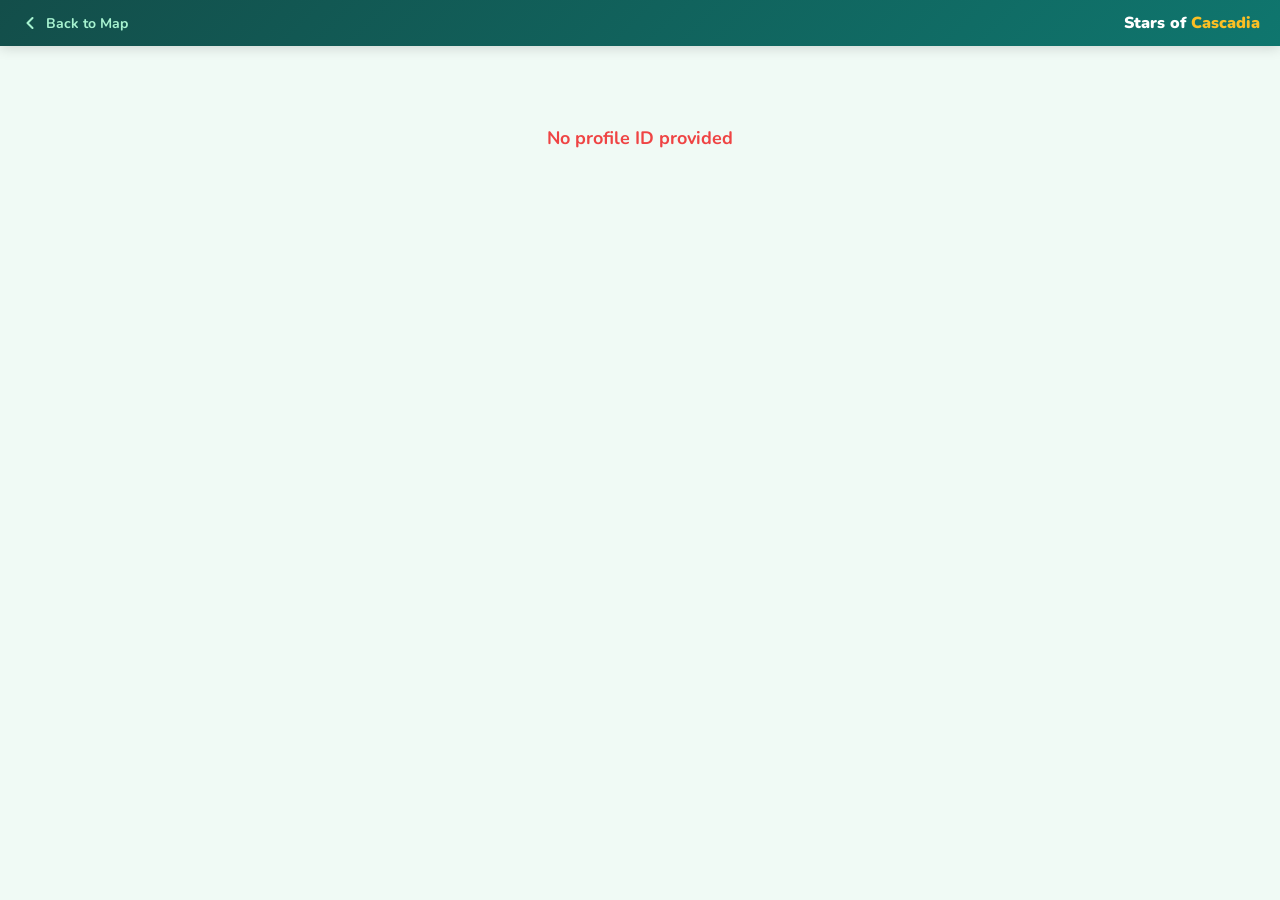
<file: profile.html>
<!DOCTYPE html>
<html lang="en">
<head>
<meta charset="UTF-8"/>
<meta name="viewport" content="width=device-width, initial-scale=1.0"/>
<title>Profile - The Stars of Cascadia</title>
<link rel="preconnect" href="https://fonts.googleapis.com"/>
<link href="https://fonts.googleapis.com/css2?family=Nunito:wght@400;600;700;800;900&display=swap" rel="stylesheet"/>
<style>
*{margin:0;padding:0;box-sizing:border-box}
body{font-family:'Nunito',system-ui,sans-serif;background:#f0faf5;min-height:100vh}
.top-bar{background:linear-gradient(135deg,#134e4a,#0f766e);padding:12px 20px;display:flex;align-items:center;gap:12px;position:sticky;top:0;z-index:50;box-shadow:0 2px 12px rgba(0,0,0,0.15)}
.top-bar a{color:#a7f3d0;text-decoration:none;font-weight:700;font-size:14px;display:flex;align-items:center;gap:6px;transition:color 0.2s}
.top-bar a:hover{color:white}
.top-bar .brand{color:white;font-weight:900;font-size:16px;margin-left:auto}
.top-bar .brand span{color:#fbbf24}
.back-arrow{width:20px;height:20px}
.loading{display:flex;flex-direction:column;align-items:center;justify-content:center;min-height:60vh;gap:16px}
.spinner{width:48px;height:48px;border:4px solid #d1fae5;border-top-color:#0d9488;border-radius:50%;animation:spin 0.8s linear infinite}
@keyframes spin{to{transform:rotate(360deg)}}
.loading-text{color:#6b7280;font-weight:700;font-size:15px}
.error-state{text-align:center;padding:80px 20px;color:#ef4444;font-weight:700;font-size:18px}
.profile-container{max-width:640px;margin:0 auto;padding:24px 16px 60px}
.profile-card{background:white;border-radius:24px;overflow:hidden;box-shadow:0 4px 24px rgba(0,0,0,0.08)}
.profile-header{position:relative;padding:32px 24px 24px;text-align:center;background:linear-gradient(135deg,#134e4a,#0f766e)}
.profile-photo{width:140px;height:140px;border-radius:50%;object-fit:cover;border:5px solid white;box-shadow:0 4px 20px rgba(0,0,0,0.2);margin-bottom:16px}
.profile-initials{width:140px;height:140px;border-radius:50%;display:flex;align-items:center;justify-content:center;font-size:48px;font-weight:900;color:white;border:5px solid white;box-shadow:0 4px 20px rgba(0,0,0,0.2);margin:0 auto 16px}
.profile-name{font-size:28px;font-weight:900;color:white;letter-spacing:-0.5px}
.profile-role{font-size:15px;font-weight:700;color:#a7f3d0;margin-top:4px}
.profile-facility{font-size:13px;font-weight:600;color:#6ee7b7;margin-top:2px;opacity:0.9}
.profile-body{padding:24px}
.section{margin-bottom:24px}
.section:last-child{margin-bottom:0}
.section-title{font-size:11px;font-weight:900;text-transform:uppercase;letter-spacing:1.5px;color:#0d9488;margin-bottom:10px;display:flex;align-items:center;gap:8px}
.section-title::after{content:'';flex:1;height:1px;background:#e5e7eb}
.bio-text{font-size:15px;line-height:1.7;color:#374151;font-weight:600}
.tag-list{display:flex;flex-wrap:wrap;gap:8px}
.tag{padding:6px 14px;border-radius:20px;font-size:13px;font-weight:700}
.tag-like{background:#ecfdf5;color:#059669}
.tag-dislike{background:#fef2f2;color:#dc2626}
.contact-row{display:flex;align-items:center;gap:10px;padding:10px 0;border-bottom:1px solid #f3f4f6}
.contact-row:last-child{border-bottom:none}
.contact-icon{width:32px;height:32px;border-radius:10px;display:flex;align-items:center;justify-content:center;font-size:16px;flex-shrink:0}
.contact-icon.email-icon{background:#ede9fe;color:#7c3aed}
.contact-icon.phone-icon{background:#dbeafe;color:#2563eb}
.contact-icon.facility-icon{background:#fef3c7;color:#d97706}
.contact-label{font-size:11px;font-weight:700;color:#9ca3af;text-transform:uppercase;letter-spacing:0.5px}
.contact-value{font-size:14px;font-weight:700;color:#374151}
.contact-value a{color:#0d9488;text-decoration:none}
.contact-value a:hover{text-decoration:underline}
.empty-section{color:#9ca3af;font-style:italic;font-size:14px;font-weight:600}
</style>
</head>
<body>
<div class="top-bar">
  <a href="map.html" id="backLink"><svg class="back-arrow" viewBox="0 0 24 24" fill="none" stroke="currentColor" stroke-width="2.5" stroke-linecap="round" stroke-linejoin="round"><polyline points="15 18 9 12 15 6"/></svg>Back to Map</a>
  <div class="brand">Stars of <span>Cascadia</span></div>
</div>
<div id="app">
  <div class="loading"><div class="spinner"></div><div class="loading-text">Loading profile...</div></div>
</div>
<script>
const SUPABASE_URL='https://oilrqcuyqjfxqbbvwopi.supabase.co';
const SUPABASE_KEY='eyJhbGciOiJIUzI1NiIsInR5cCI6IkpXVCJ9.eyJpc3MiOiJzdXBhYmFzZSIsInJlZiI6Im9pbHJxY3V5cWpmeHFiYnZ3b3BpIiwicm9sZSI6ImFub24iLCJpYXQiOjE3Njg1MjIwMjIsImV4cCI6MjA4NDA5ODAyMn0.eTdOsZ1lkeJo7TcYSyC4CdrX0sXm8kvVEtigg40tENw';

function getIdFromUrl(){
  var p=new URLSearchParams(window.location.search);
  return p.get('id')||null;
}

function esc(s){
  if(!s)return '';
  var d=document.createElement('div');d.textContent=s;return d.innerHTML;
}

async function loadProfile(overrideId){
  var id=overrideId||getIdFromUrl();
  if(!id){document.getElementById('app').innerHTML='<div class="error-state">No profile ID provided</div>';return;}
  try{
    var r=await fetch(SUPABASE_URL+'/rest/v1/cf_employees?id=eq.'+encodeURIComponent(id)+'&select=*',{
      headers:{'apikey':SUPABASE_KEY,'Authorization':'Bearer '+SUPABASE_KEY}
    });
    var data=await r.json();
    if(!data||!data.length){document.getElementById('app').innerHTML='<div class="error-state">Profile not found</div>';return;}
    render(data[0]);
  }catch(e){
    document.getElementById('app').innerHTML='<div class="error-state">Error loading profile</div>';
  }
}

function render(p){
  var photoHTML='';
  if(p.photo&&p.photo.length>100){
    photoHTML='<img class="profile-photo" src="'+p.photo+'" alt="'+esc(p.name)+'"/>';
  }else{
    var ini=p.initials||((p.name||'').split(' ').map(function(w){return w[0]}).join('').substring(0,2).toUpperCase());
    var col=p.color||'#0d9488';
    photoHTML='<div class="profile-initials" style="background:'+col+'">'+esc(ini)+'</div>';
  }

  var likesHTML='';
  if(p.likes&&p.likes.length){
    likesHTML='<div class="section"><div class="section-title">Likes</div><div class="tag-list">';
    p.likes.forEach(function(l){likesHTML+='<span class="tag tag-like">'+esc(l)+'</span>';});
    likesHTML+='</div></div>';
  }

  var dislikesHTML='';
  if(p.dislikes&&p.dislikes.length){
    dislikesHTML='<div class="section"><div class="section-title">Dislikes</div><div class="tag-list">';
    p.dislikes.forEach(function(d){dislikesHTML+='<span class="tag tag-dislike">'+esc(d)+'</span>';});
    dislikesHTML+='</div></div>';
  }

  var bioHTML='';
  if(p.bio){
    bioHTML='<div class="section"><div class="section-title">About</div><div class="bio-text">'+esc(p.bio)+'</div></div>';
  }

  var contactHTML='<div class="section"><div class="section-title">Details</div>';
  if(p.facility){
    contactHTML+='<div class="contact-row"><div class="contact-icon facility-icon">&#127970;</div><div><div class="contact-label">Facility</div><div class="contact-value">'+esc(p.facility)+'</div></div></div>';
  }
  if(p.email){
    contactHTML+='<div class="contact-row"><div class="contact-icon email-icon">&#9993;</div><div><div class="contact-label">Email</div><div class="contact-value"><a href="mailto:'+esc(p.email)+'">'+esc(p.email)+'</a></div></div></div>';
  }
  if(p.phone){
    contactHTML+='<div class="contact-row"><div class="contact-icon phone-icon">&#9742;</div><div><div class="contact-label">Phone</div><div class="contact-value"><a href="tel:'+esc(p.phone)+'">'+esc(p.phone)+'</a></div></div></div>';
  }
  contactHTML+='</div>';

  document.title=esc(p.name)+' - Stars of Cascadia';
  document.getElementById('app').innerHTML=
    '<div class="profile-container"><div class="profile-card">'+
    '<div class="profile-header">'+photoHTML+
    '<div class="profile-name">'+esc(p.name)+'</div>'+
    (p.role?'<div class="profile-role">'+esc(p.role)+'</div>':'')+
    (p.facility?'<div class="profile-facility">'+esc(p.facility)+'</div>':'')+
    '</div>'+
    '<div class="profile-body">'+bioHTML+likesHTML+dislikesHTML+contactHTML+'</div>'+
    '</div></div>';
}

// Handle being in iframe
var inIframe = (window !== window.parent);

// Back button sends message to parent if in iframe
document.getElementById('backLink').addEventListener('click', function(e){
  if(inIframe){
    e.preventDefault();
    window.parent.postMessage({type:'backToMap'},'*');
  }
});

// Listen for profile load requests from parent
window.addEventListener('message', function(e){
  if(e.data && e.data.type === 'loadProfile' && e.data.id){
    // Update URL param without reload and fetch profile
    history.replaceState(null, '', '/profile.html?id=' + e.data.id);
    document.getElementById('app').innerHTML = '<div class="loading"><div class="spinner"></div><div class="loading-text">Loading profile...</div></div>';
    loadProfile(e.data.id);
  }
});

// Hide top bar if in iframe (parent has its own nav)
if(inIframe){
  document.querySelector('.top-bar').style.display='none';
  document.querySelector('.profile-container').style.paddingTop='12px';
}

loadProfile();
</script>
</body>
</html>
</file>
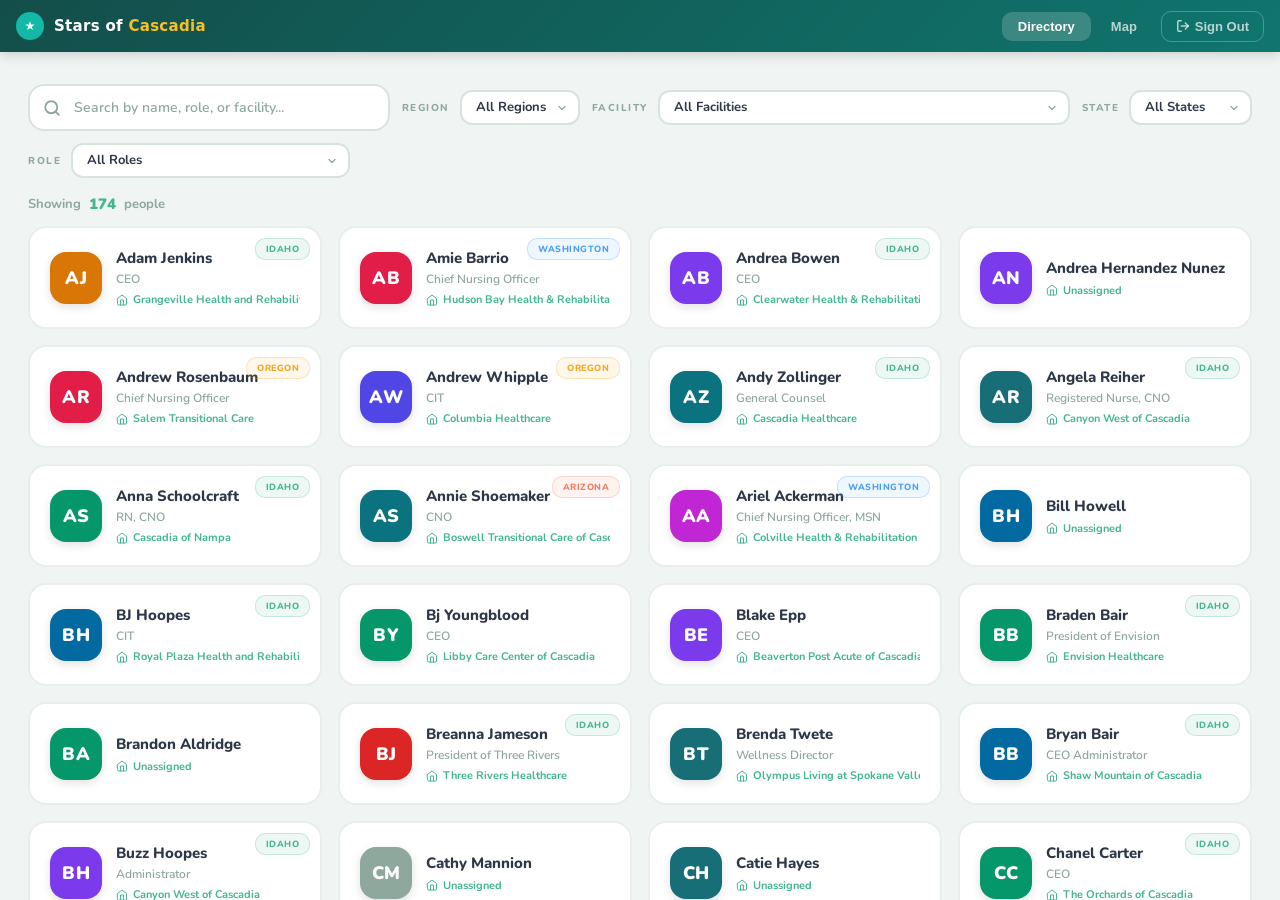
<file: shell.html>
<!DOCTYPE html>
<html lang="en">
<head>
<meta charset="UTF-8"/>
<meta name="viewport" content="width=device-width, initial-scale=1.0"/>
<title>The Stars of Cascadia</title>
<link rel="icon" type="image/svg+xml" href="vite.svg"/>
<style>
*{margin:0;padding:0;box-sizing:border-box}
html,body{height:100%;overflow:hidden;font-family:system-ui,-apple-system,sans-serif}
.shell-nav{
  background:linear-gradient(135deg,#134e4a,#0f766e);
  display:flex;align-items:center;height:52px;padding:0 16px;
  position:fixed;top:0;left:0;right:0;z-index:9999;
  box-shadow:0 2px 12px rgba(0,0,0,0.18);
}
.shell-brand{display:flex;align-items:center;gap:10px;margin-right:auto;cursor:pointer}
.shell-brand svg{width:28px;height:28px}
.shell-brand .brand-text{font-weight:900;font-size:15px;color:white;letter-spacing:0.3px}
.shell-brand .brand-text span{color:#fbbf24}
.shell-tabs{display:flex;gap:4px;align-items:center}
.shell-tab{
  padding:7px 16px;border-radius:10px;font-size:13px;font-weight:700;
  color:rgba(255,255,255,0.7);cursor:pointer;transition:all 0.2s;
  border:none;background:none;outline:none;
}
.shell-tab:hover{background:rgba(255,255,255,0.1);color:white}
.shell-tab.active{background:rgba(255,255,255,0.18);color:white}
.shell-tab-icon{display:none}
.logout-btn{
  padding:7px 14px;border-radius:10px;font-size:13px;font-weight:700;
  color:rgba(255,255,255,0.7);cursor:pointer;transition:all 0.2s;
  border:1px solid rgba(255,255,255,0.25);background:none;outline:none;
  margin-left:8px;display:inline-flex;align-items:center;gap:5px;
}
.logout-btn:hover{background:rgba(255,255,255,0.15);color:white;border-color:rgba(255,255,255,0.5)}
@media(max-width:480px){
  .shell-tab .tab-label{display:none}
  .shell-tab-icon{display:inline}
  .shell-tab{padding:8px 12px;font-size:16px}
  .logout-btn{padding:8px 10px;font-size:12px;margin-left:4px}
  .logout-btn .logout-label{display:none}
}
.frame-container{
  position:fixed;top:52px;left:0;right:0;bottom:0;
}
.frame-container iframe{
  width:100%;height:100%;border:none;
  position:absolute;top:0;left:0;
  transition:opacity 0.15s ease;
}
.frame-container iframe.hidden{
  opacity:0;pointer-events:none;z-index:0;
}
.frame-container iframe.visible{
  opacity:1;pointer-events:auto;z-index:1;
}
</style>
</head>
<body>
<nav class="shell-nav">
  <div class="shell-brand" onclick="switchTab('directory')">
    <svg viewBox="0 0 32 32" fill="none"><circle cx="16" cy="16" r="16" fill="#14b8a6"/><text x="16" y="21" text-anchor="middle" fill="white" font-size="14" font-weight="bold" font-family="system-ui">&#9733;</text></svg>
    <div class="brand-text">Stars of <span>Cascadia</span></div>
  </div>
  <div class="shell-tabs">
    <button class="shell-tab active" data-tab="directory" onclick="switchTab('directory')">
      <span class="shell-tab-icon">&#128101;</span>
      <span class="tab-label">Directory</span>
    </button>
    <button class="shell-tab" data-tab="map" onclick="switchTab('map')">
      <span class="shell-tab-icon">&#128506;</span>
      <span class="tab-label">Map</span>
    </button>
  </div>
  <button class="logout-btn" id="logoutBtn" onclick="doLogout()">
    <svg width="14" height="14" viewBox="0 0 24 24" fill="none" stroke="currentColor" stroke-width="2.5" stroke-linecap="round" stroke-linejoin="round"><path d="M9 21H5a2 2 0 01-2-2V5a2 2 0 012-2h4"/><polyline points="16 17 21 12 16 7"/><line x1="21" y1="12" x2="9" y2="12"/></svg>
    <span class="logout-label">Sign Out</span>
  </button>
</nav>
<div class="frame-container">
  <iframe id="frame-directory" class="visible" src="app.html"></iframe>
  <iframe id="frame-map" class="hidden" src="about:blank" data-src="map.html"></iframe>
  <iframe id="frame-profile" class="hidden" src="about:blank"></iframe>
</div>
<script>
var currentTab = 'directory';
var mapLoaded = false;

// Sign Out button is always visible (no auth system)

function doLogout(){
  try{
    localStorage.clear();
    sessionStorage.clear();
  }catch(e){}
  // Clear cookies
  document.cookie.split(';').forEach(function(c){
    document.cookie=c.replace(/^ +/,'').replace(/=.*/,'=;expires='+new Date().toUTCString()+';path=/');
  });
  window.location.href=window.location.origin+'/onboard';
}

// No session check needed -- Sign Out always visible

function switchTab(tab, opts) {
  opts = opts || {};
  currentTab = tab;

  // Update tab buttons
  document.querySelectorAll('.shell-tab').forEach(function(btn){
    btn.classList.toggle('active', btn.getAttribute('data-tab') === tab);
  });

  // Handle frame visibility
  ['directory','map','profile'].forEach(function(t){
    var frame = document.getElementById('frame-' + t);
    if(t === tab){
      frame.classList.remove('hidden');
      frame.classList.add('visible');
    } else {
      frame.classList.add('hidden');
      frame.classList.remove('visible');
    }
  });

  // Lazy-load map on first visit
  if(tab === 'map' && !mapLoaded){
    var mapFrame = document.getElementById('frame-map');
    mapFrame.src = mapFrame.getAttribute('data-src');
    mapLoaded = true;
  }

  // Load profile if switching to profile tab
  if(tab === 'profile' && opts.profileId){
    var profileFrame = document.getElementById('frame-profile');
    if(profileFrame.src === 'about:blank' || !profileFrame.contentWindow){
      profileFrame.src = '/profile.html?id=' + opts.profileId;
    } else {
      profileFrame.contentWindow.postMessage({type:'loadProfile', id: opts.profileId}, '*');
    }
  }
}

// Listen for messages from child frames
window.addEventListener('message', function(e){
  if(!e.data || !e.data.type) return;

  if(e.data.type === 'openProfile' && e.data.id){
    // Load profile frame and switch to it
    var profileFrame = document.getElementById('frame-profile');
    profileFrame.src = '/profile.html?id=' + e.data.id;
    switchTab('profile', {profileId: e.data.id});
  }

  if(e.data.type === 'backToMap'){
    switchTab('map');
  }

  if(e.data.type === 'backToDirectory'){
    switchTab('directory');
  }
});
</script>
</body>
</html>
</file>
